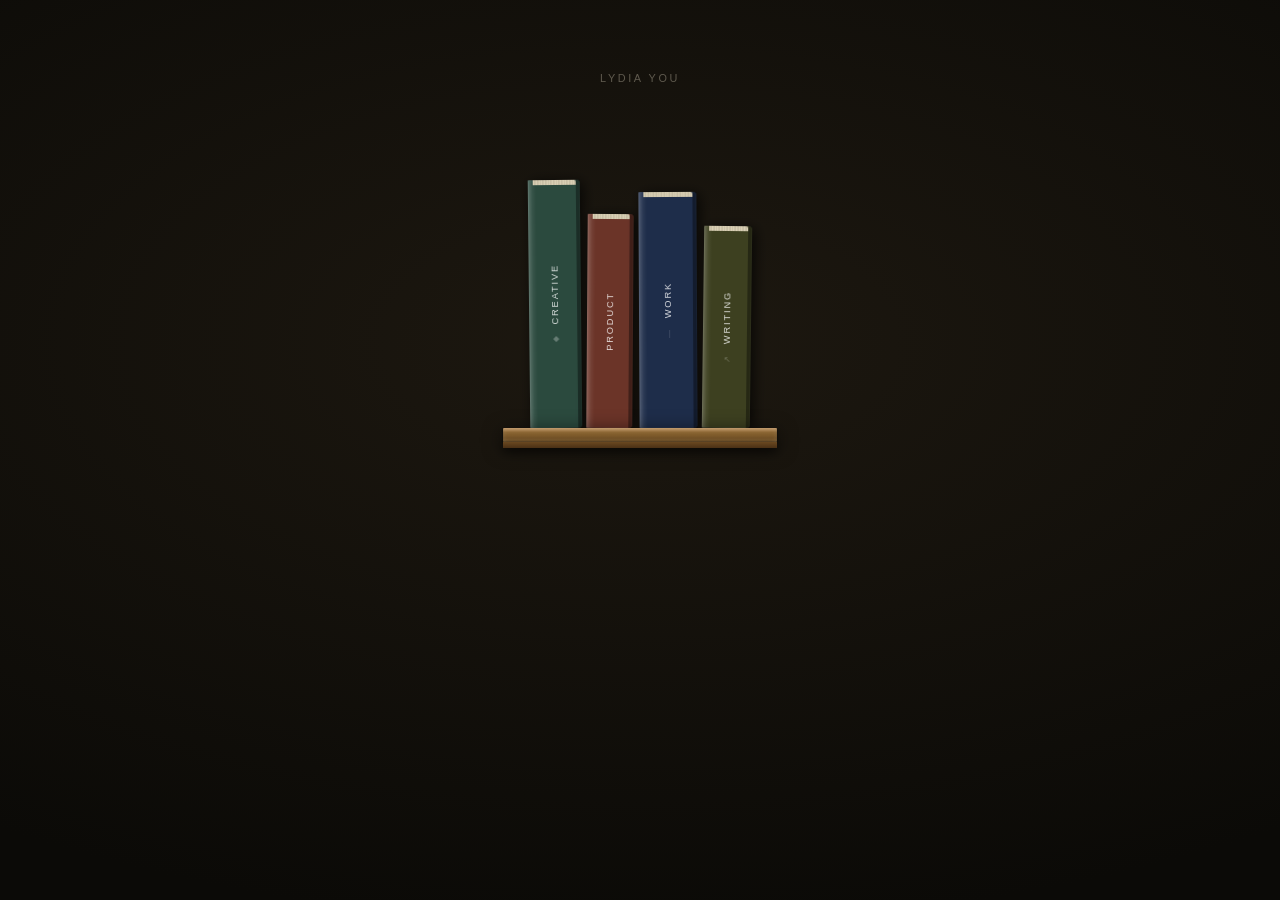
<file: personal/index.html>
<!DOCTYPE html>
<html lang="en">
<head>
  <meta charset="UTF-8" />
  <meta name="viewport" content="width=device-width, initial-scale=1.0" />
  <title>Lydia You</title>
  <style>
    *, *::before, *::after { box-sizing: border-box; margin: 0; padding: 0; }

    html, body { height: 100%; }

    body {
      background: #111009;
      color: #e8dfc8;
      font-family: 'Georgia', 'Times New Roman', serif;
      min-height: 100vh;
      display: flex;
      flex-direction: column;
      align-items: center;
      overflow-x: hidden;
    }

    /* Warm vignette */
    body::before {
      content: '';
      position: fixed;
      inset: 0;
      background: radial-gradient(ellipse 90% 65% at 50% 38%, #1d1810 0%, #0b0a07 100%);
      pointer-events: none;
      z-index: 0;
    }

    .page {
      position: relative;
      z-index: 1;
      width: 100%;
      display: flex;
      flex-direction: column;
      align-items: center;
      padding-bottom: 8rem;
    }

    /* ============ HEADER ============ */
    .site-header {
      margin-top: 4.5rem;
      text-align: center;
    }

    .site-name {
      font-family: 'Helvetica Neue', 'Arial', sans-serif;
      font-size: 0.68rem;
      font-weight: 400;
      letter-spacing: 0.24em;
      text-transform: uppercase;
      color: rgba(232, 223, 200, 0.35);
    }

    /* ============ SHELF ============ */
    .shelf-section {
      margin-top: 6rem;
      display: flex;
      flex-direction: column;
      align-items: center;
    }

    .books {
      display: flex;
      align-items: flex-end;
      gap: 6px;
      padding: 0 10px;
    }

    /* Book */
    .book {
      position: relative;
      height: var(--h);
      width: var(--w);
      background: var(--color);
      cursor: pointer;
      border-radius: 1px 3px 3px 1px;
      transform: translateY(0) rotate(var(--lean, 0deg));
      transition:
        transform 0.32s cubic-bezier(0.34, 1.5, 0.64, 1),
        box-shadow 0.32s ease;
      box-shadow:
        3px 2px 14px rgba(0,0,0,0.75),
        inset 0 0 0 1px rgba(255,255,255,0.04);
      will-change: transform;
      -webkit-tap-highlight-color: transparent;
    }

    /* Left spine edge — light catch */
    .book::before {
      content: '';
      position: absolute;
      left: 0; top: 0; bottom: 0;
      width: 8px;
      background: linear-gradient(to right,
        rgba(255,255,255,0.22) 0%,
        rgba(255,255,255,0.06) 55%,
        transparent 100%);
      border-radius: 1px 0 0 1px;
      pointer-events: none;
    }

    /* Right edge — shadow */
    .book::after {
      content: '';
      position: absolute;
      right: 0; top: 0; bottom: 0;
      width: 4px;
      background: rgba(0,0,0,0.38);
      pointer-events: none;
    }

    /* Page edges visible at top */
    .book-pages {
      position: absolute;
      top: 0; left: 5px; right: 4px;
      height: 5px;
      background: repeating-linear-gradient(
        to right,
        #ddd3b8 0px, #ddd3b8 0.6px,
        #c8bfa5 0.6px, #c8bfa5 1.6px
      );
      border-radius: 0 2px 0 0;
      pointer-events: none;
    }

    .book:hover {
      transform: translateY(-15px) rotate(var(--lean, 0deg));
      box-shadow: 4px 16px 28px rgba(0,0,0,0.85);
    }

    .book.active {
      transform: translateY(-20px) rotate(var(--lean, 0deg));
      box-shadow: 5px 20px 34px rgba(0,0,0,0.9);
    }

    /* Spine */
    .spine {
      position: absolute;
      inset: 0;
      display: flex;
      flex-direction: column;
      align-items: center;
      justify-content: center;
      padding: 1.4rem 0;
      gap: 0.7rem;
    }

    .spine-title {
      writing-mode: vertical-rl;
      transform: rotate(180deg);
      font-family: 'Helvetica Neue', 'Arial', sans-serif;
      font-size: 0.58rem;
      font-weight: 500;
      letter-spacing: 0.2em;
      text-transform: uppercase;
      color: rgba(255,255,255,0.82);
      user-select: none;
    }

    .spine-mark {
      writing-mode: vertical-rl;
      transform: rotate(180deg);
      color: rgba(255,255,255,0.28);
      font-size: 0.5rem;
      user-select: none;
    }

    /* Shelf board */
    .shelf-board {
      position: relative;
      width: calc(100% + 32px);
      height: 14px;
      background: linear-gradient(
        180deg,
        #c09460 0%,
        #8a6430 30%,
        #755428 72%,
        #906a38 100%
      );
      border-radius: 1px;
      box-shadow:
        0 5px 20px rgba(0,0,0,0.75),
        0 1px 2px rgba(0,0,0,0.95),
        inset 0 2px 5px rgba(255,255,255,0.14),
        inset 0 -1px 2px rgba(0,0,0,0.4);
    }

    /* Shelf front lip */
    .shelf-board::after {
      content: '';
      position: absolute;
      bottom: -6px;
      left: 0; right: 0;
      height: 6px;
      background: linear-gradient(180deg, #6a4820 0%, #4a3015 100%);
      box-shadow: 0 3px 10px rgba(0,0,0,0.6);
    }

    /* ============ CONTENT ============ */
    .content-area {
      margin-top: 5.5rem;
      width: 100%;
      max-width: 600px;
      padding: 0 2rem;
      min-height: 1px;
    }

    .content-panel {
      display: none;
      opacity: 0;
      transform: translateY(10px);
      transition: opacity 0.35s ease, transform 0.35s ease;
    }

    .content-panel.visible { display: block; }
    .content-panel.shown { opacity: 1; transform: translateY(0); }

    .panel-label {
      font-family: 'Helvetica Neue', sans-serif;
      font-size: 0.65rem;
      letter-spacing: 0.18em;
      text-transform: uppercase;
      color: rgba(232, 223, 200, 0.35);
      margin-bottom: 2.5rem;
    }

    .panel-body {
      font-size: 1rem;
      line-height: 1.8;
      color: rgba(232, 223, 200, 0.8);
    }

    .panel-body p + p { margin-top: 1.2em; }

    /* List of items (projects, roles, etc.) */
    .panel-items {
      list-style: none;
      margin-top: 0;
      display: flex;
      flex-direction: column;
    }

    .panel-item {
      display: flex;
      justify-content: space-between;
      align-items: baseline;
      padding: 0.9rem 0;
      border-bottom: 1px solid rgba(232, 223, 200, 0.08);
      gap: 1.5rem;
    }

    .panel-item:first-child { border-top: 1px solid rgba(232, 223, 200, 0.08); }

    .item-title {
      font-size: 0.97rem;
      color: rgba(232, 223, 200, 0.88);
    }

    .item-meta {
      font-family: 'Helvetica Neue', sans-serif;
      font-size: 0.68rem;
      letter-spacing: 0.04em;
      color: rgba(232, 223, 200, 0.35);
      white-space: nowrap;
      flex-shrink: 0;
    }

    a.item-title, a.item-title:visited {
      color: rgba(232, 223, 200, 0.88);
      text-decoration: none;
      transition: color 0.15s;
    }

    a.item-title:hover { color: rgba(232, 223, 200, 1); }

    /* External link mark */
    a.item-title[target="_blank"]::after {
      content: '\2197';
      font-size: 0.6rem;
      margin-left: 0.3rem;
      vertical-align: super;
      opacity: 0.4;
    }

    /* Writing panel special */
    .writing-link-block {
      display: inline-flex;
      align-items: center;
      gap: 0.6rem;
      font-family: 'Helvetica Neue', sans-serif;
      font-size: 0.72rem;
      letter-spacing: 0.1em;
      text-transform: uppercase;
      color: rgba(232, 223, 200, 0.5);
      text-decoration: none;
      border-bottom: 1px solid rgba(232, 223, 200, 0.15);
      padding-bottom: 0.3rem;
      transition: color 0.2s, border-color 0.2s;
    }

    .writing-link-block:hover {
      color: rgba(232, 223, 200, 0.9);
      border-color: rgba(232, 223, 200, 0.4);
    }
  </style>
</head>
<body>
  <div class="page">

    <header class="site-header">
      <p class="site-name">Lydia You</p>
    </header>

    <div class="shelf-section">
      <div class="books">

        <div class="book" data-target="creative"
             style="--color:#2B4A3E; --h:248px; --w:52px; --lean:-0.6deg">
          <div class="book-pages"></div>
          <div class="spine">
            <span class="spine-title">Creative</span>
            <span class="spine-mark">◆</span>
          </div>
        </div>

        <div class="book" data-target="product"
             style="--color:#6B3428; --h:214px; --w:46px; --lean:0.4deg">
          <div class="book-pages"></div>
          <div class="spine">
            <span class="spine-title">Product</span>
          </div>
        </div>

        <div class="book" data-target="work"
             style="--color:#1E2D4A; --h:236px; --w:58px; --lean:-0.3deg">
          <div class="book-pages"></div>
          <div class="spine">
            <span class="spine-title">Work</span>
            <span class="spine-mark">—</span>
          </div>
        </div>

        <div class="book" data-target="writing"
             style="--color:#3D4020; --h:202px; --w:48px; --lean:0.7deg">
          <div class="book-pages"></div>
          <div class="spine">
            <span class="spine-title">Writing</span>
            <span class="spine-mark">↗</span>
          </div>
        </div>

      </div>
      <div class="shelf-board"></div>
    </div>

    <div class="content-area" id="content-area">

      <div class="content-panel" id="panel-creative">
        <p class="panel-label">Creative</p>
        <div class="panel-body">
          <ul class="panel-items">
            <li class="panel-item">
              <span class="item-title">Placeholder project</span>
              <span class="item-meta">2024</span>
            </li>
            <li class="panel-item">
              <span class="item-title">Placeholder project</span>
              <span class="item-meta">2023</span>
            </li>
          </ul>
        </div>
      </div>

      <div class="content-panel" id="panel-product">
        <p class="panel-label">Product</p>
        <div class="panel-body">
          <ul class="panel-items">
            <li class="panel-item">
              <a class="item-title" href="https://www.rabbit.tech/q2-update" target="_blank">rabbit r1 — Website &amp; Product Video</a>
              <span class="item-meta">2024</span>
            </li>
            <li class="panel-item">
              <a class="item-title" href="https://openhome.com/" target="_blank">OpenHome AI — Docs &amp; Brand Copy</a>
              <span class="item-meta">2024</span>
            </li>
          </ul>
        </div>
      </div>

      <div class="content-panel" id="panel-work">
        <p class="panel-label">Work</p>
        <div class="panel-body">
          <ul class="panel-items">
            <li class="panel-item">
              <span class="item-title">Placeholder role</span>
              <span class="item-meta">2024 —</span>
            </li>
            <li class="panel-item">
              <span class="item-title">Placeholder role</span>
              <span class="item-meta">2022 – 2024</span>
            </li>
          </ul>
        </div>
      </div>

      <div class="content-panel" id="panel-writing">
        <p class="panel-label">Writing</p>
        <div class="panel-body">
          <p>Essays and criticism on culture, place, and the way we live.</p>
          <p style="margin-top: 2rem;">
            <a class="writing-link-block" href="https://lydiayou.com" target="_blank">
              Visit lydiayou.com ↗
            </a>
          </p>
        </div>
      </div>

    </div>
  </div>

  <script>
    const books = document.querySelectorAll('.book');
    let active = null;

    books.forEach(book => {
      book.addEventListener('click', () => {
        const target = book.dataset.target;

        if (active === target) {
          book.classList.remove('active');
          hidePanel(target);
          active = null;
          return;
        }

        if (active) {
          document.querySelector(`.book[data-target="${active}"]`).classList.remove('active');
          hidePanel(active);
        }

        book.classList.add('active');
        showPanel(target);
        active = target;
      });
    });

    function showPanel(id) {
      const panel = document.getElementById(`panel-${id}`);
      if (!panel) return;
      panel.classList.add('visible');
      requestAnimationFrame(() => requestAnimationFrame(() => {
        panel.classList.add('shown');
      }));
      setTimeout(() => {
        panel.scrollIntoView({ behavior: 'smooth', block: 'nearest' });
      }, 120);
    }

    function hidePanel(id) {
      const panel = document.getElementById(`panel-${id}`);
      if (!panel) return;
      panel.classList.remove('shown');
      setTimeout(() => panel.classList.remove('visible'), 380);
    }
  </script>
</body>
</html>
</file>
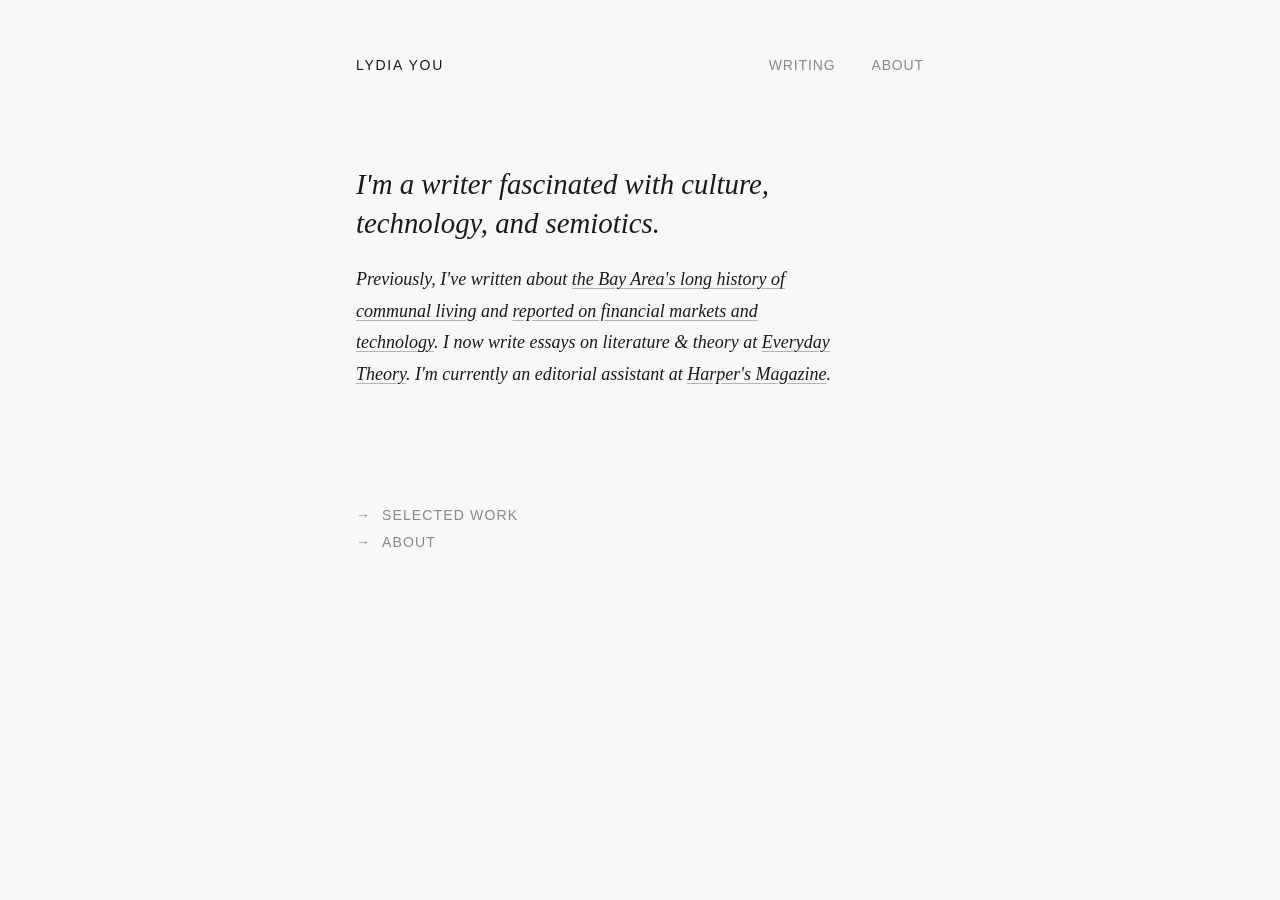
<file: writing/index.html>
<!DOCTYPE html>
<html lang="en">
<head>
  <meta charset="UTF-8" />
  <meta name="viewport" content="width=device-width, initial-scale=1.0" />
  <title>Lydia You</title>
  <link rel="stylesheet" href="style.css" />
</head>
<body class="index-body">
  <div class="site-wrapper">
    <nav>
      <a class="nav-name" href="index.html">Lydia You</a>
      <ul class="nav-links">
        <li><a href="writing.html">Writing</a></li>
        <li><a href="about.html">About</a></li>
      </ul>
    </nav>

    <main class="index-hero">
      <p class="tagline-headline">I'm a writer fascinated with culture, technology, and semiotics.</p>
      <p class="tagline">Previously, I've written about <a href="https://asteriskmag.com/issues/06/better-living-through-group-chemistry" target="_blank">the Bay Area's long history of communal living</a> and <a href="https://muckrack.com/lydia-you" target="_blank">reported on financial markets and technology</a>. I now write essays on literature &amp; theory at <a href="https://everydaytheory.substack.com/" target="_blank">Everyday Theory</a>. I'm currently an editorial assistant at <a href="https://harpers.org" target="_blank">Harper's Magazine</a>.</p>
      <nav class="index-nav">
        <a href="writing.html">Selected work</a>
        <a href="about.html">About</a>
      </nav>
    </main>
  </div>
</body>
</html>
</file>
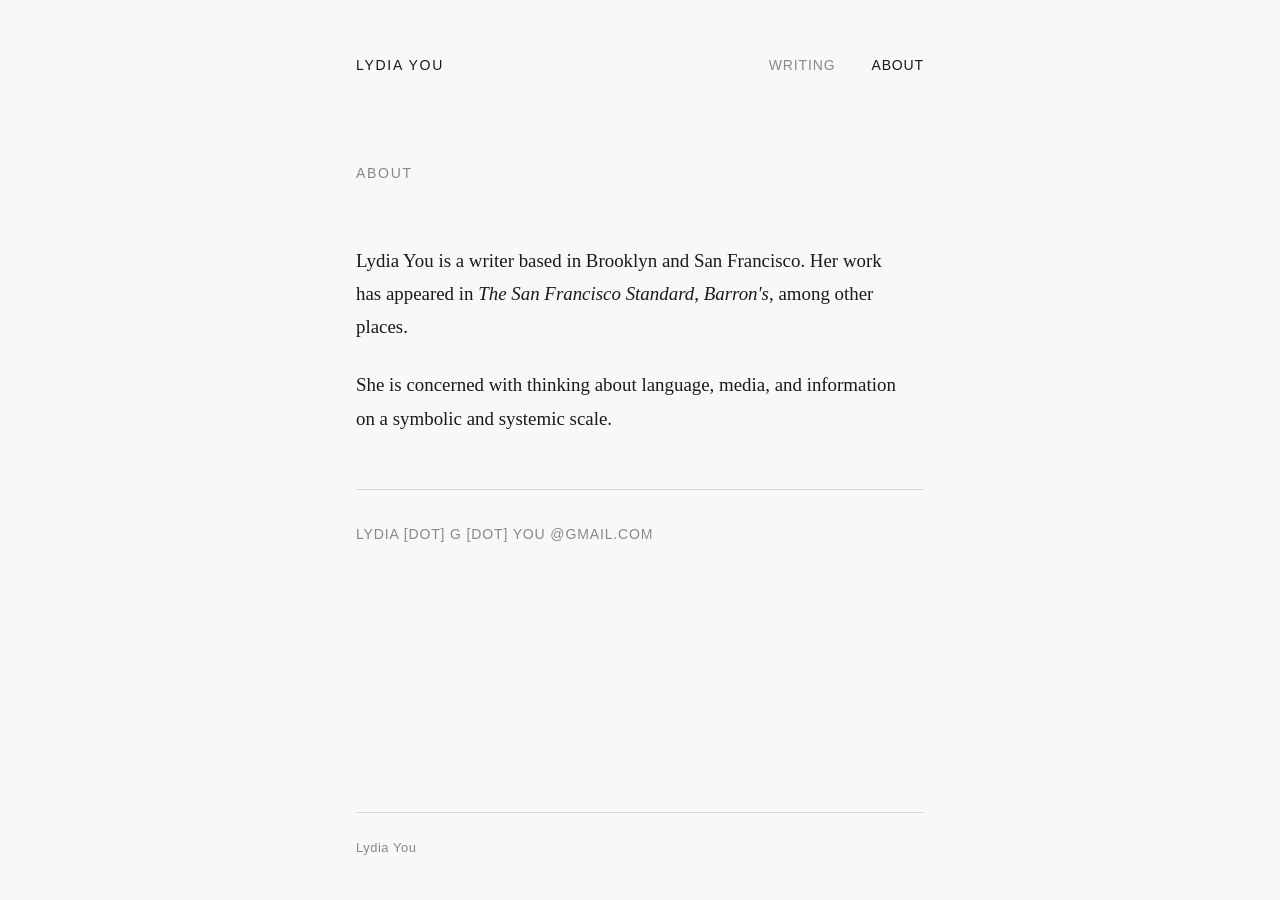
<file: writing/about.html>
<!DOCTYPE html>
<html lang="en">
<head>
  <meta charset="UTF-8" />
  <meta name="viewport" content="width=device-width, initial-scale=1.0" />
  <title>About — Lydia You</title>
  <link rel="stylesheet" href="style.css" />
</head>
<body>
  <div class="site-wrapper">
    <nav>
      <a class="nav-name" href="index.html">Lydia You</a>
      <ul class="nav-links">
        <li><a href="writing.html">Writing</a></li>
        <li><a href="about.html" class="active">About</a></li>
      </ul>
    </nav>

    <main>
      <div class="page-header">
        <h1>About</h1>
      </div>

      <div class="about-body-text">
        <p>
          Lydia You is a writer based in Brooklyn and San Francisco. Her work has appeared in
          <em>The San Francisco Standard</em>, <em>Barron's</em>, among other places.
        </p>
        <p>
          She is concerned with thinking about language, media, and information
          on a symbolic and systemic scale.
        </p>
      </div>

      <div class="about-contact">
        <a href="mailto:lydia.g.you@gmail.com">lydia [dot] g [dot] you @gmail.com</a>
      </div>
    </main>
  </div>

  <footer>
    <div class="site-wrapper">
      <div class="footer-inner">
        Lydia You
      </div>
    </div>
  </footer>
</body>
</html>
</file>
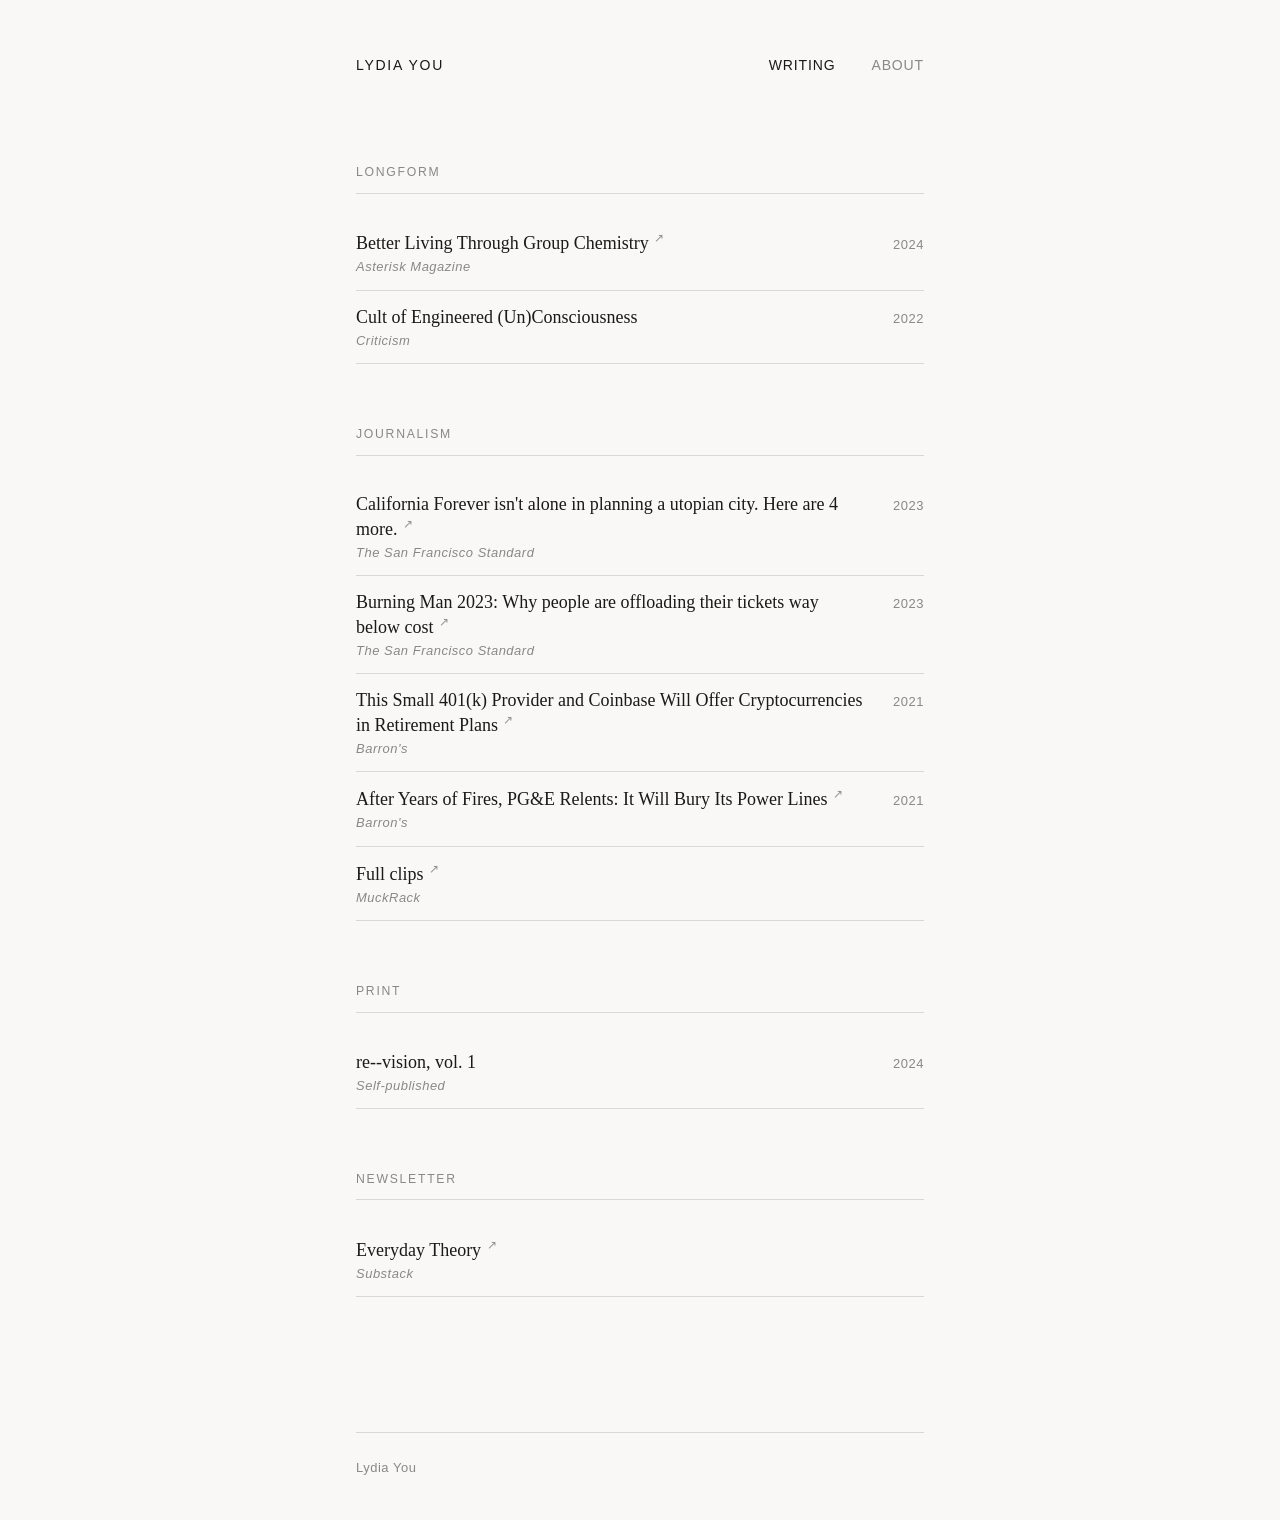
<file: writing/writing.html>
<!DOCTYPE html>
<html lang="en">
<head>
  <meta charset="UTF-8" />
  <meta name="viewport" content="width=device-width, initial-scale=1.0" />
  <title>Writing — Lydia You</title>
  <link rel="stylesheet" href="style.css" />
</head>
<body>
  <div class="site-wrapper">
    <nav>
      <a class="nav-name" href="index.html">Lydia You</a>
      <ul class="nav-links">
        <li><a href="writing.html" class="active">Writing</a></li>
        <li><a href="about.html">About</a></li>
      </ul>
    </nav>

    <main>
      <section class="writing-section">
        <h2>Longform</h2>
        <ul class="piece-list">
          <li class="piece-item">
            <div class="piece-info">
              <a class="piece-link" href="https://asteriskmag.com/issues/06/better-living-through-group-chemistry" target="_blank">Better Living Through Group Chemistry</a>
              <span class="piece-pub">Asterisk Magazine</span>
            </div>
            <span class="piece-meta">2024</span>
          </li>
          <li class="piece-item">
            <div class="piece-info">
              <a class="piece-link" href="pieces/cult-of-engineered-unconsciousness.html">Cult of Engineered (Un)Consciousness</a>
              <span class="piece-pub">Criticism</span>
            </div>
            <span class="piece-meta">2022</span>
          </li>
        </ul>
      </section>

      <section class="writing-section">
        <h2>Journalism</h2>
        <ul class="piece-list">
          <li class="piece-item">
            <div class="piece-info">
              <a class="piece-link" href="https://sfstandard.com/2023/09/12/california-forever-other-tech-utopias/" target="_blank">California Forever isn't alone in planning a utopian city. Here are 4 more.</a>
              <span class="piece-pub">The San Francisco Standard</span>
            </div>
            <span class="piece-meta">2023</span>
          </li>
          <li class="piece-item">
            <div class="piece-info">
              <a class="piece-link" href="https://sfstandard.com/2023/08/17/burning-man-tickets-easy-get-financial-stress/" target="_blank">Burning Man 2023: Why people are offloading their tickets way below cost</a>
              <span class="piece-pub">The San Francisco Standard</span>
            </div>
            <span class="piece-meta">2023</span>
          </li>
          <li class="piece-item">
            <div class="piece-info">
              <a class="piece-link" href="https://www.barrons.com/articles/this-small-401-k-provider-and-coinbase-will-offer-cryptocurrencies-in-retirement-plans-what-to-know-51623703025" target="_blank">This Small 401(k) Provider and Coinbase Will Offer Cryptocurrencies in Retirement Plans</a>
              <span class="piece-pub">Barron's</span>
            </div>
            <span class="piece-meta">2021</span>
          </li>
          <li class="piece-item">
            <div class="piece-info">
              <a class="piece-link" href="https://www.barrons.com/articles/after-years-of-fires-pg-e-relents-it-will-bury-its-power-lines-51627090785" target="_blank">After Years of Fires, PG&amp;E Relents: It Will Bury Its Power Lines</a>
              <span class="piece-pub">Barron's</span>
            </div>
            <span class="piece-meta">2021</span>
          </li>
          <li class="piece-item">
            <div class="piece-info">
              <a class="piece-link" href="https://muckrack.com/lydia-you" target="_blank">Full clips</a>
              <span class="piece-pub">MuckRack</span>
            </div>
          </li>
        </ul>
      </section>

      <section class="writing-section">
        <h2>Print</h2>
        <ul class="piece-list">
          <li class="piece-item">
            <div class="piece-info">
              <a class="piece-link" href="pieces/revision.html">re--vision, vol. 1</a>
              <span class="piece-pub">Self-published</span>
            </div>
            <span class="piece-meta">2024</span>
          </li>
        </ul>
      </section>

      <section class="writing-section">
        <h2>Newsletter</h2>
        <ul class="piece-list">
          <li class="piece-item">
            <div class="piece-info">
              <a class="piece-link" href="https://everydaytheory.substack.com/" target="_blank">Everyday Theory</a>
              <span class="piece-pub">Substack</span>
            </div>
          </li>
        </ul>
      </section>
    </main>
  </div>

  <footer>
    <div class="site-wrapper">
      <div class="footer-inner">
        Lydia You
      </div>
    </div>
  </footer>
</body>
</html>
</file>
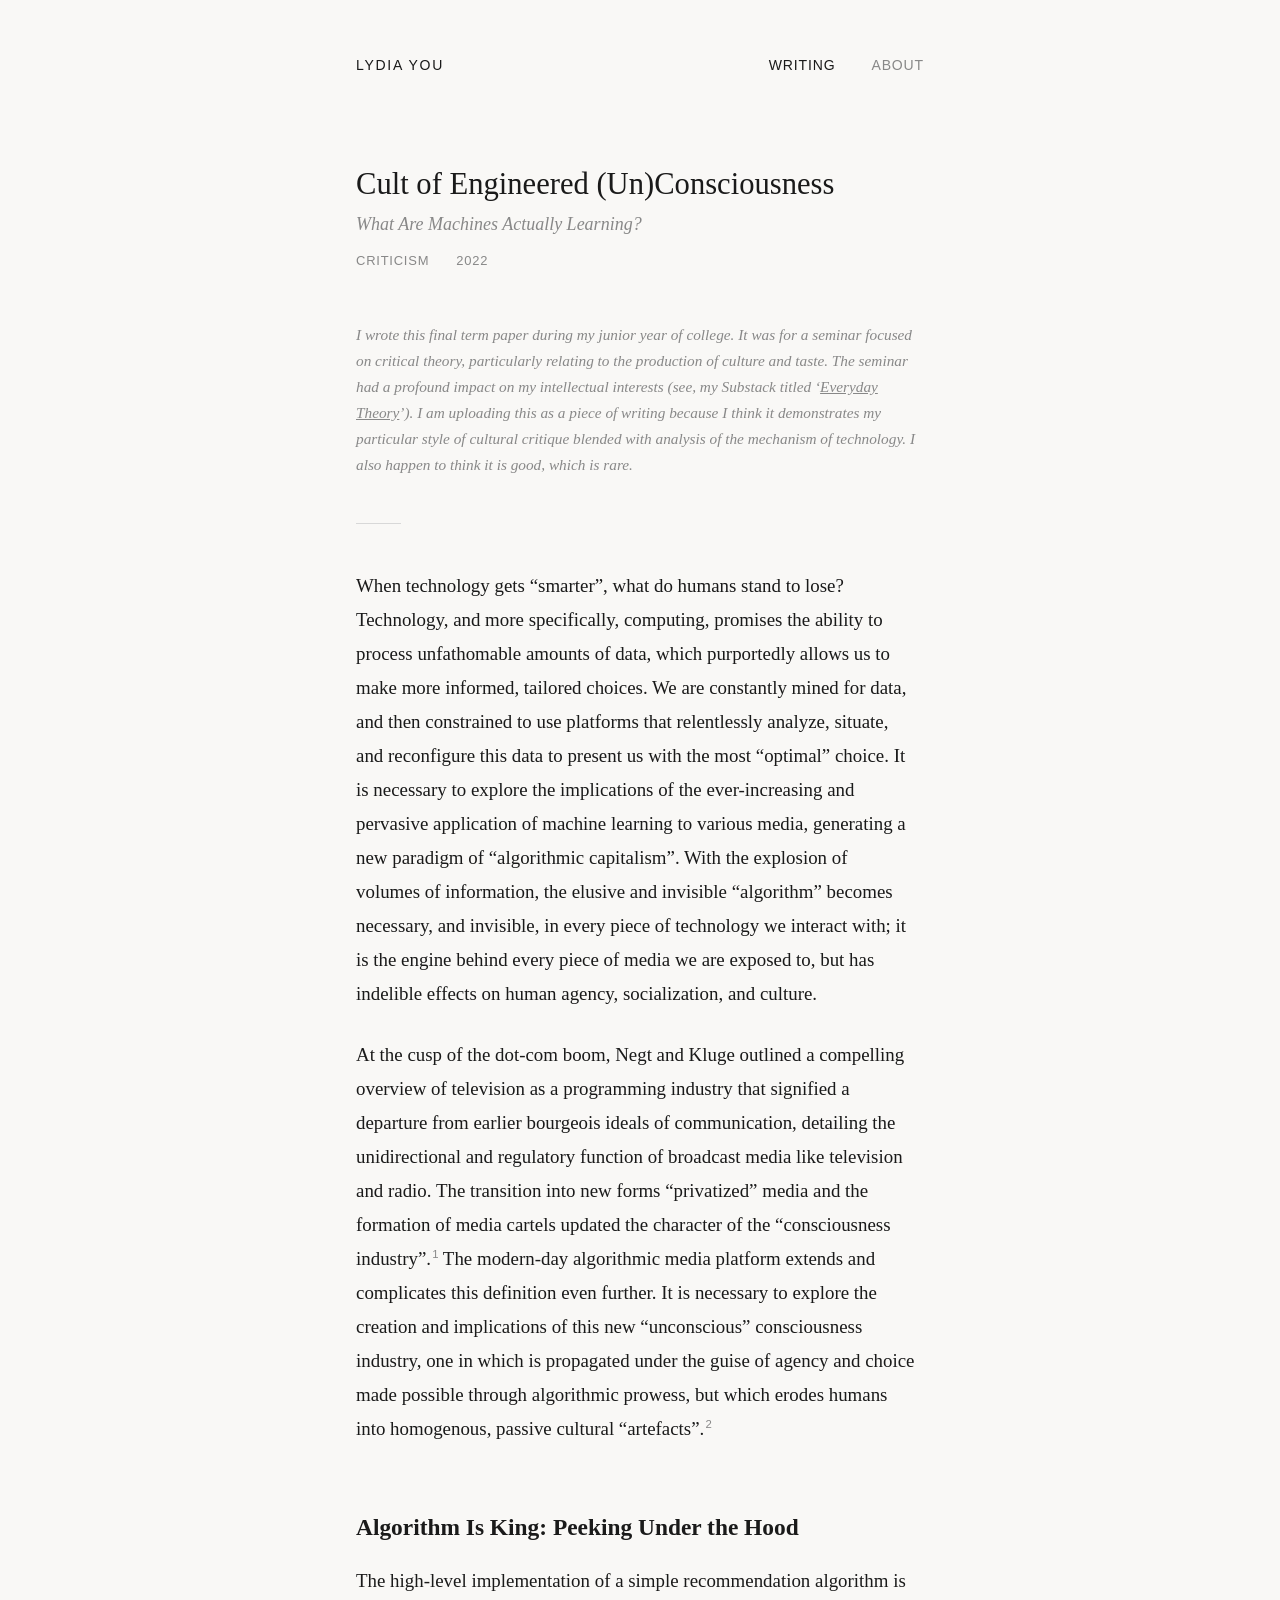
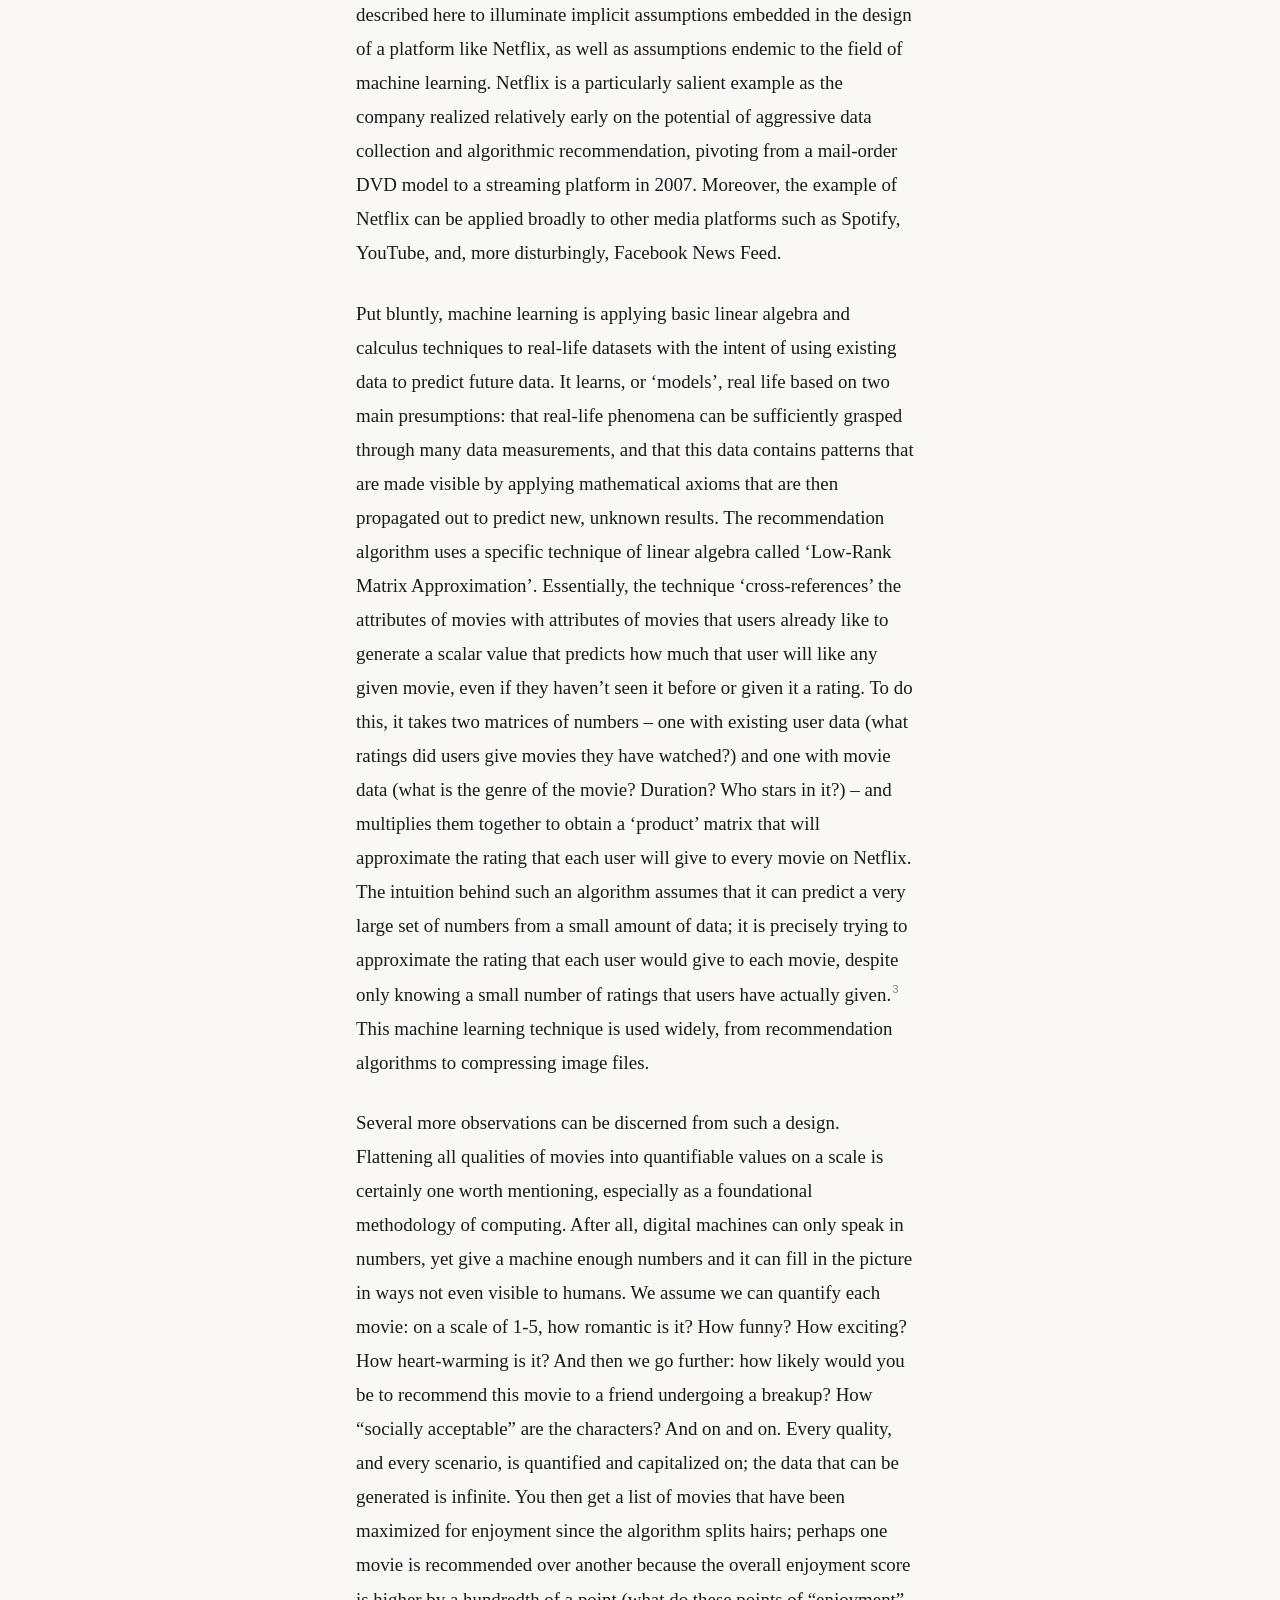
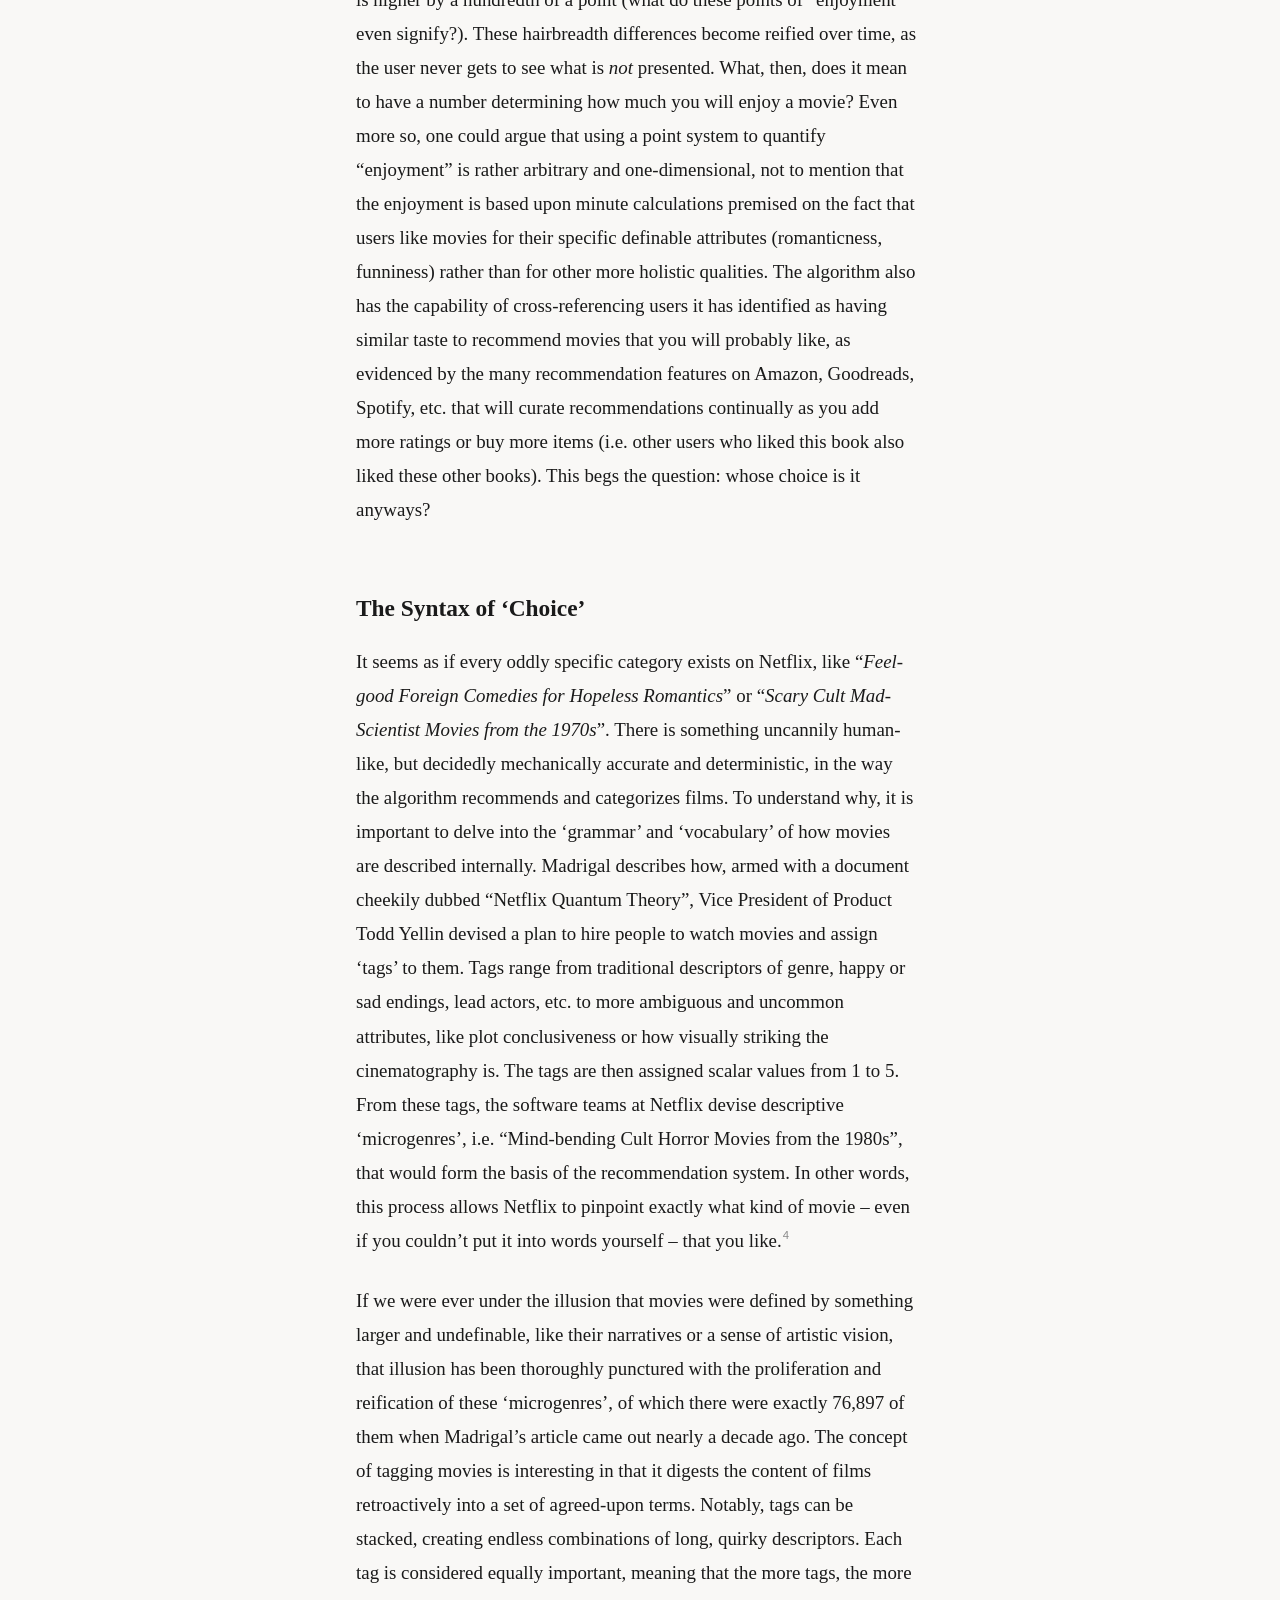
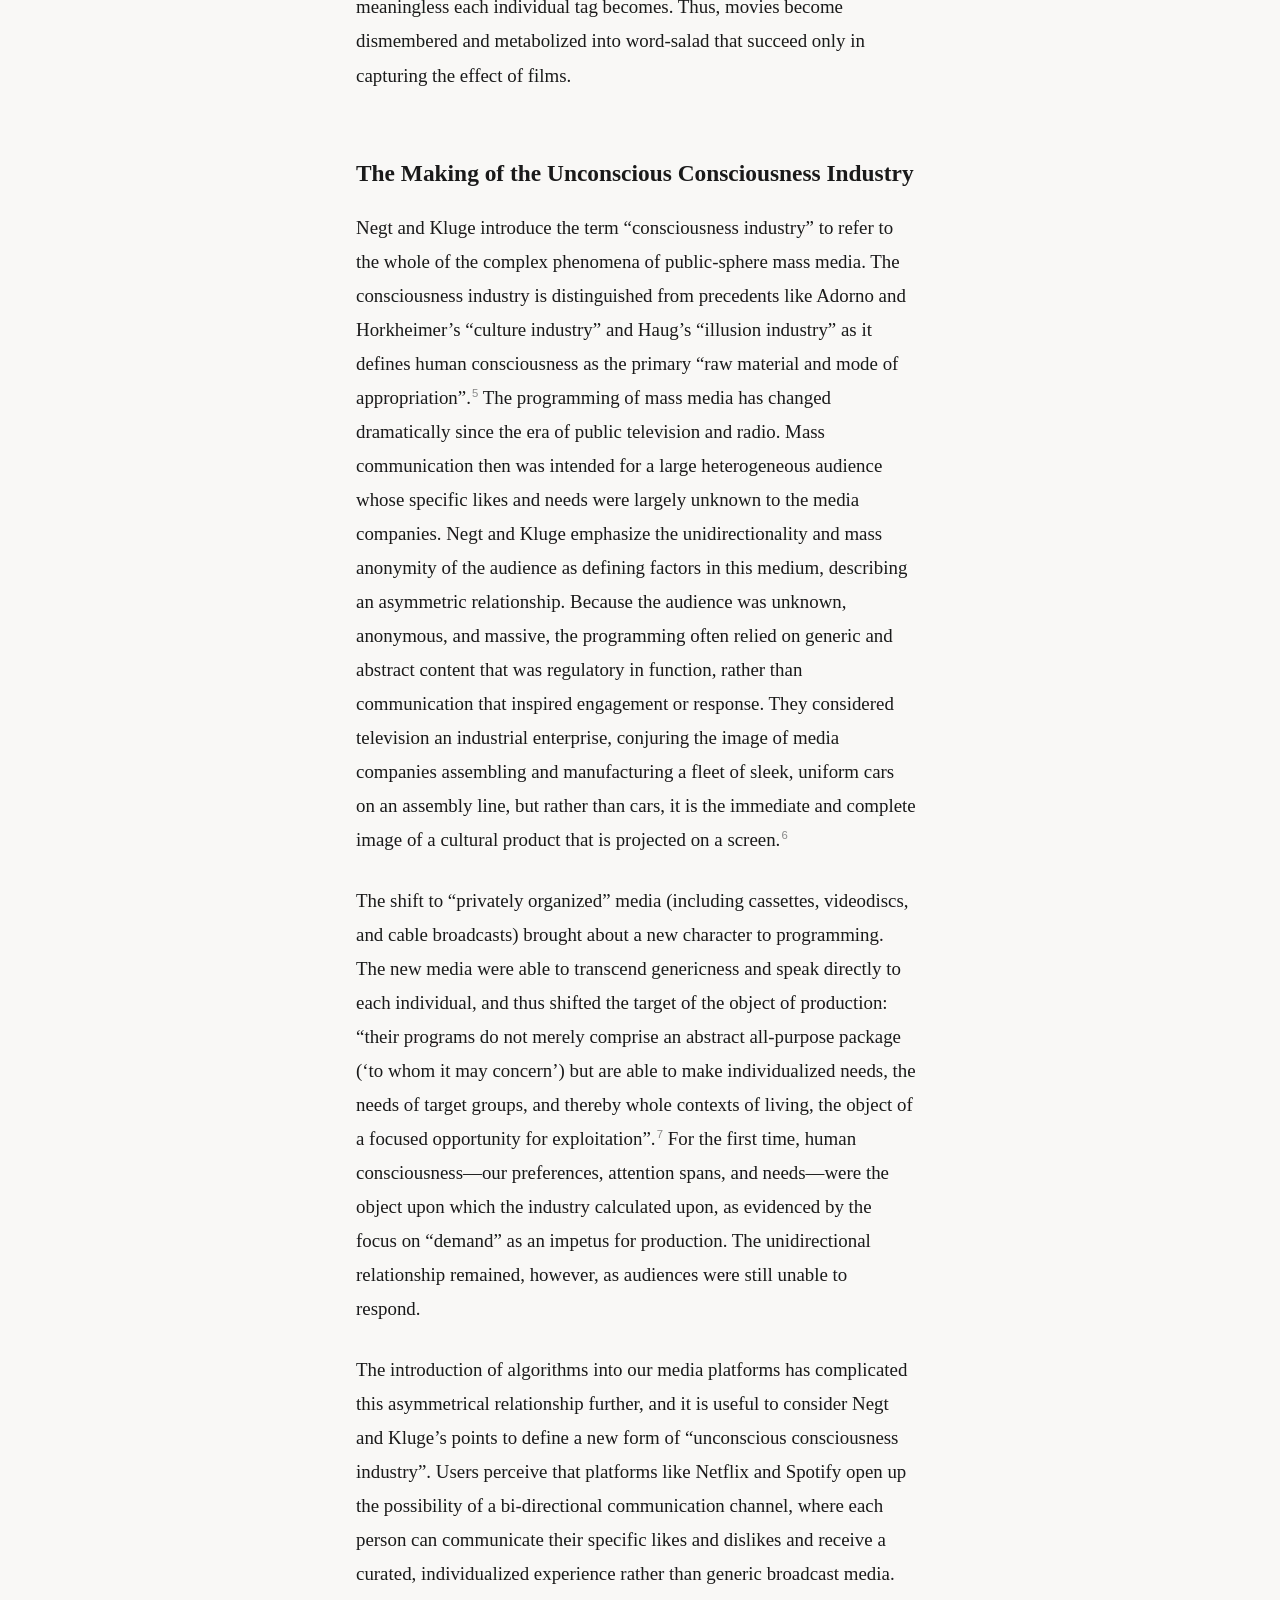
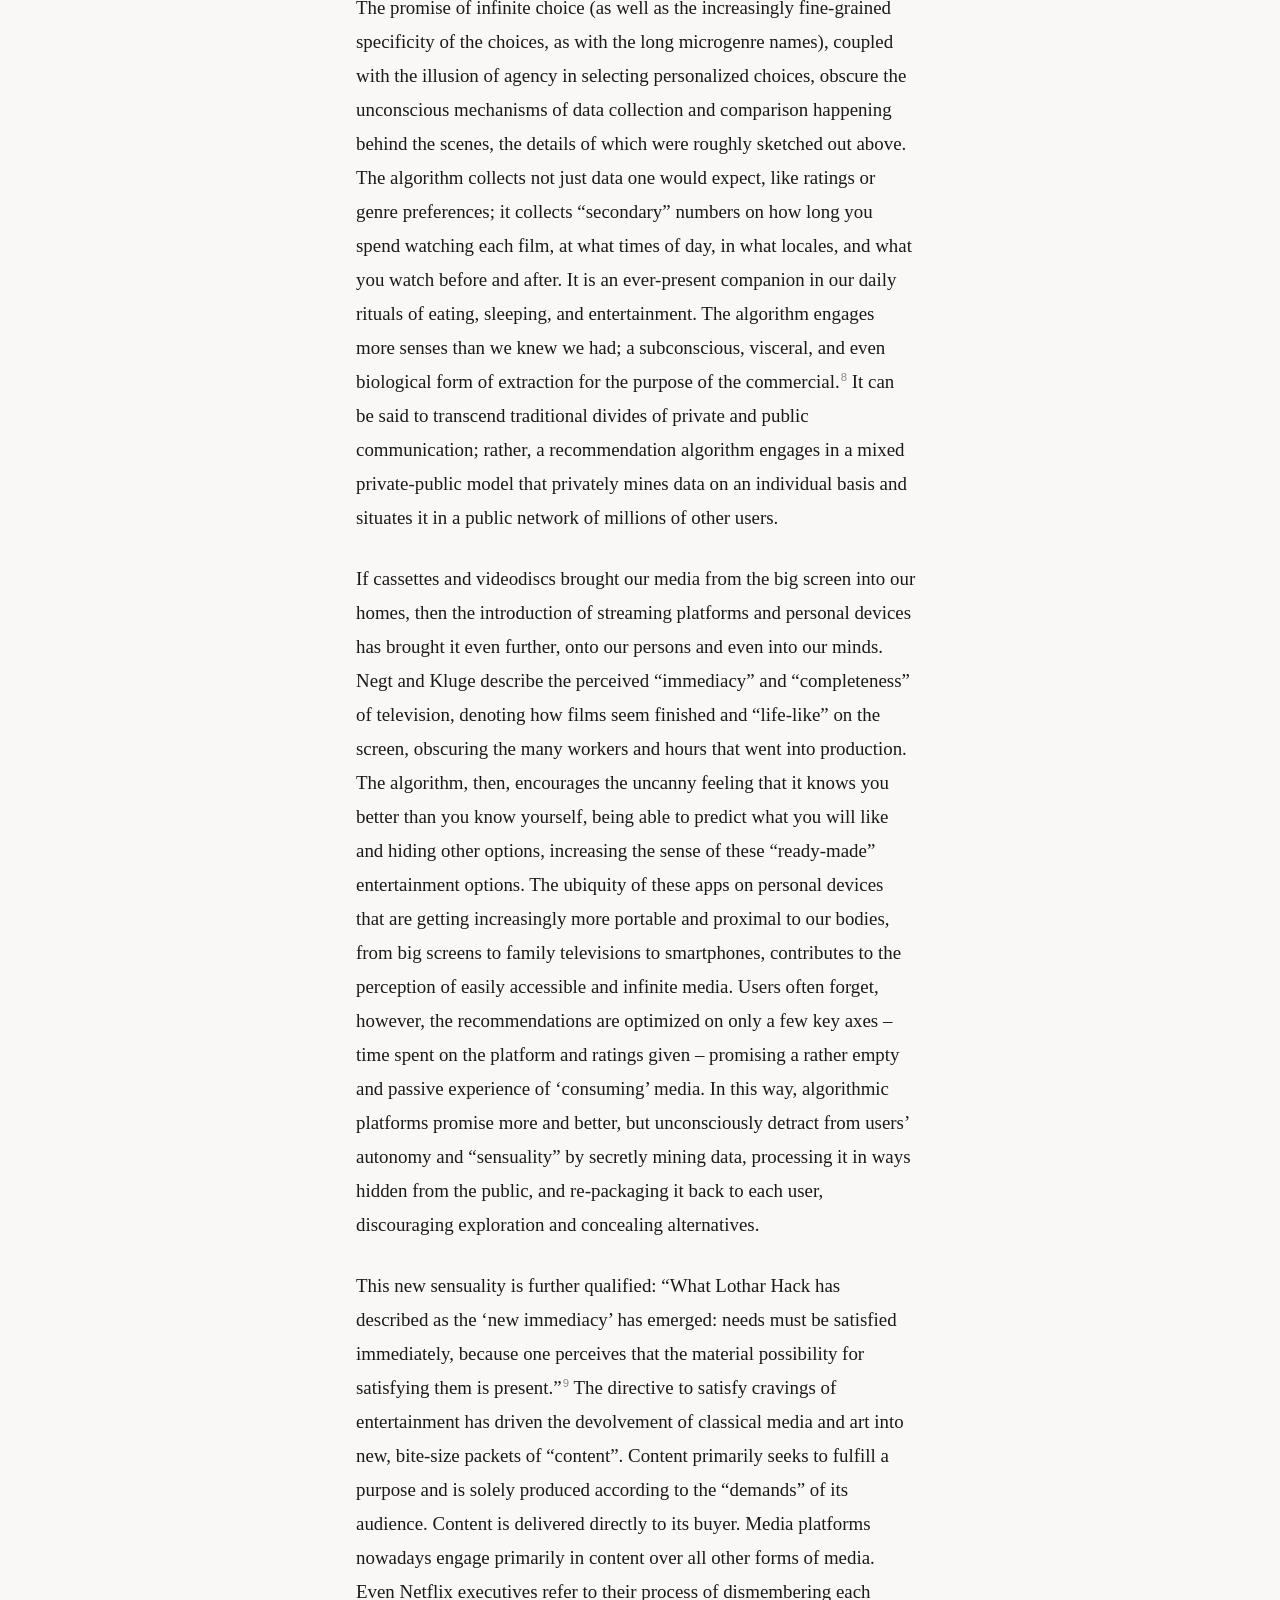
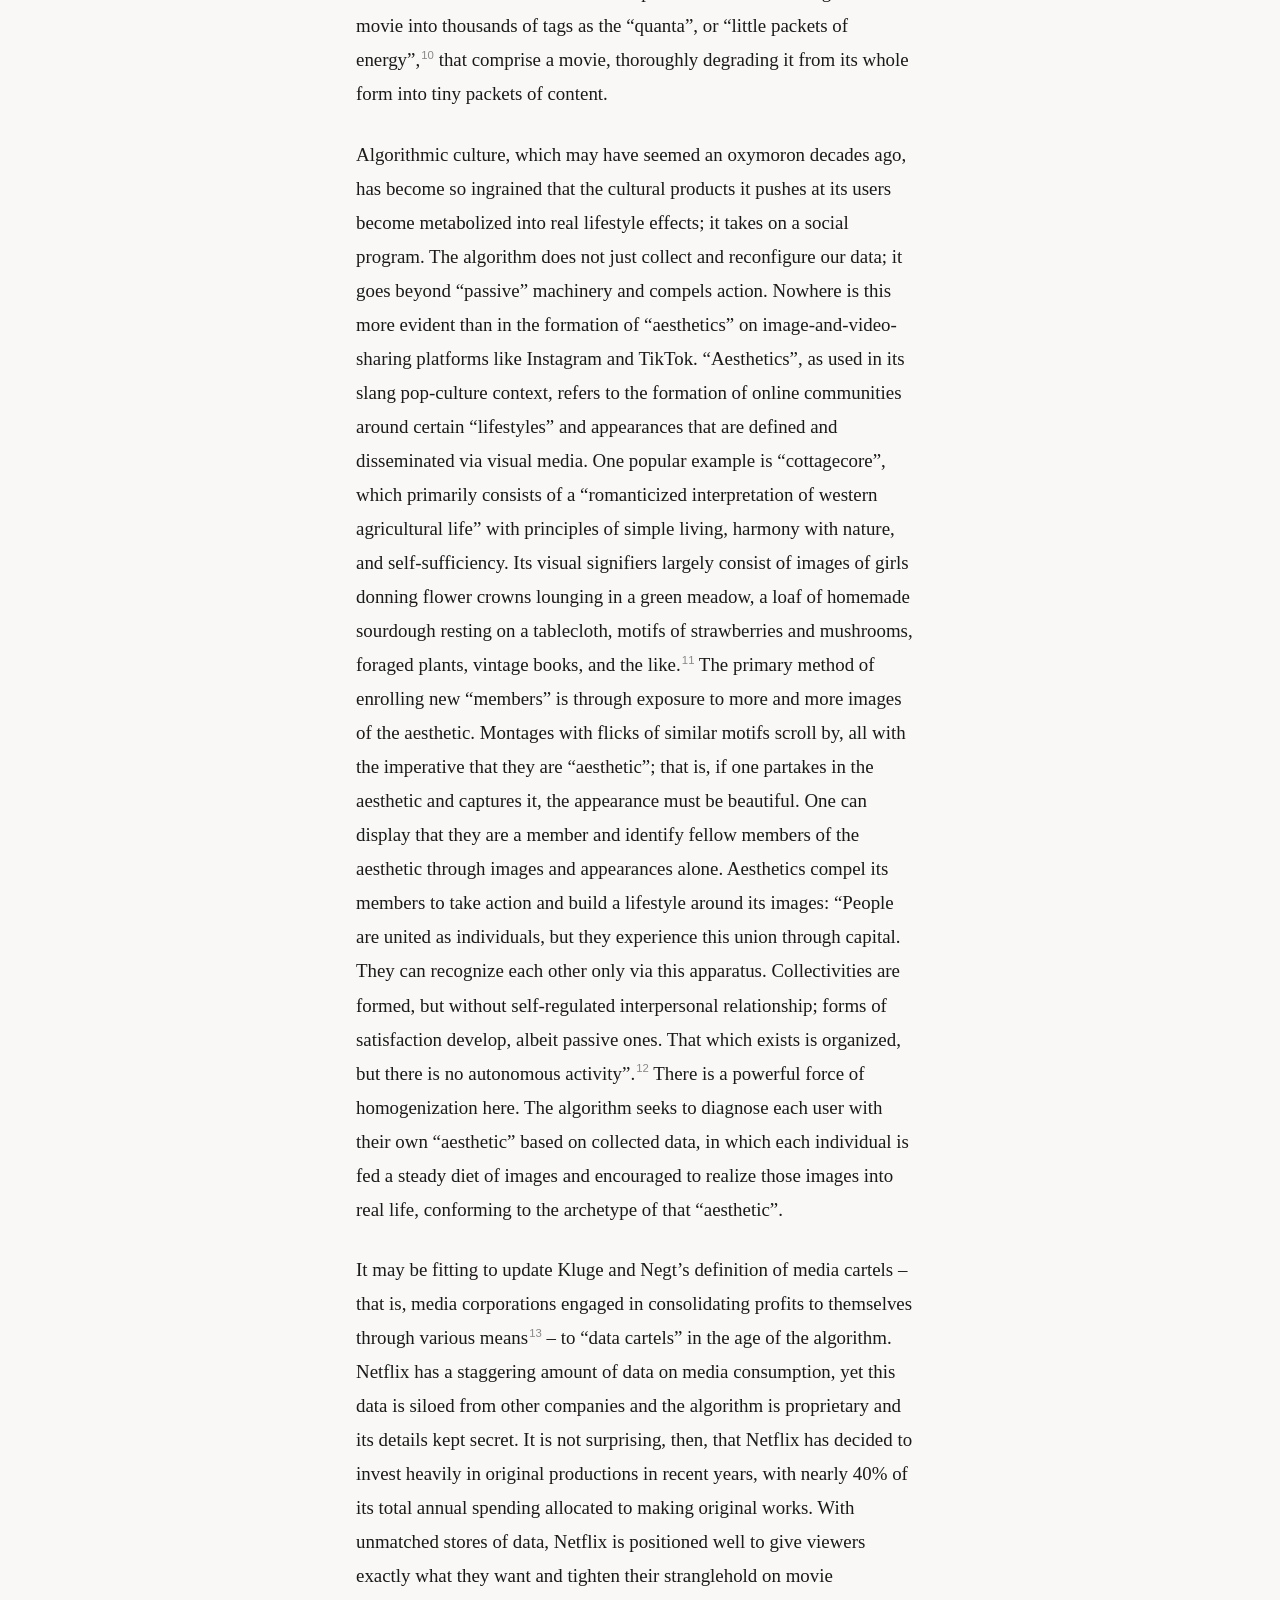
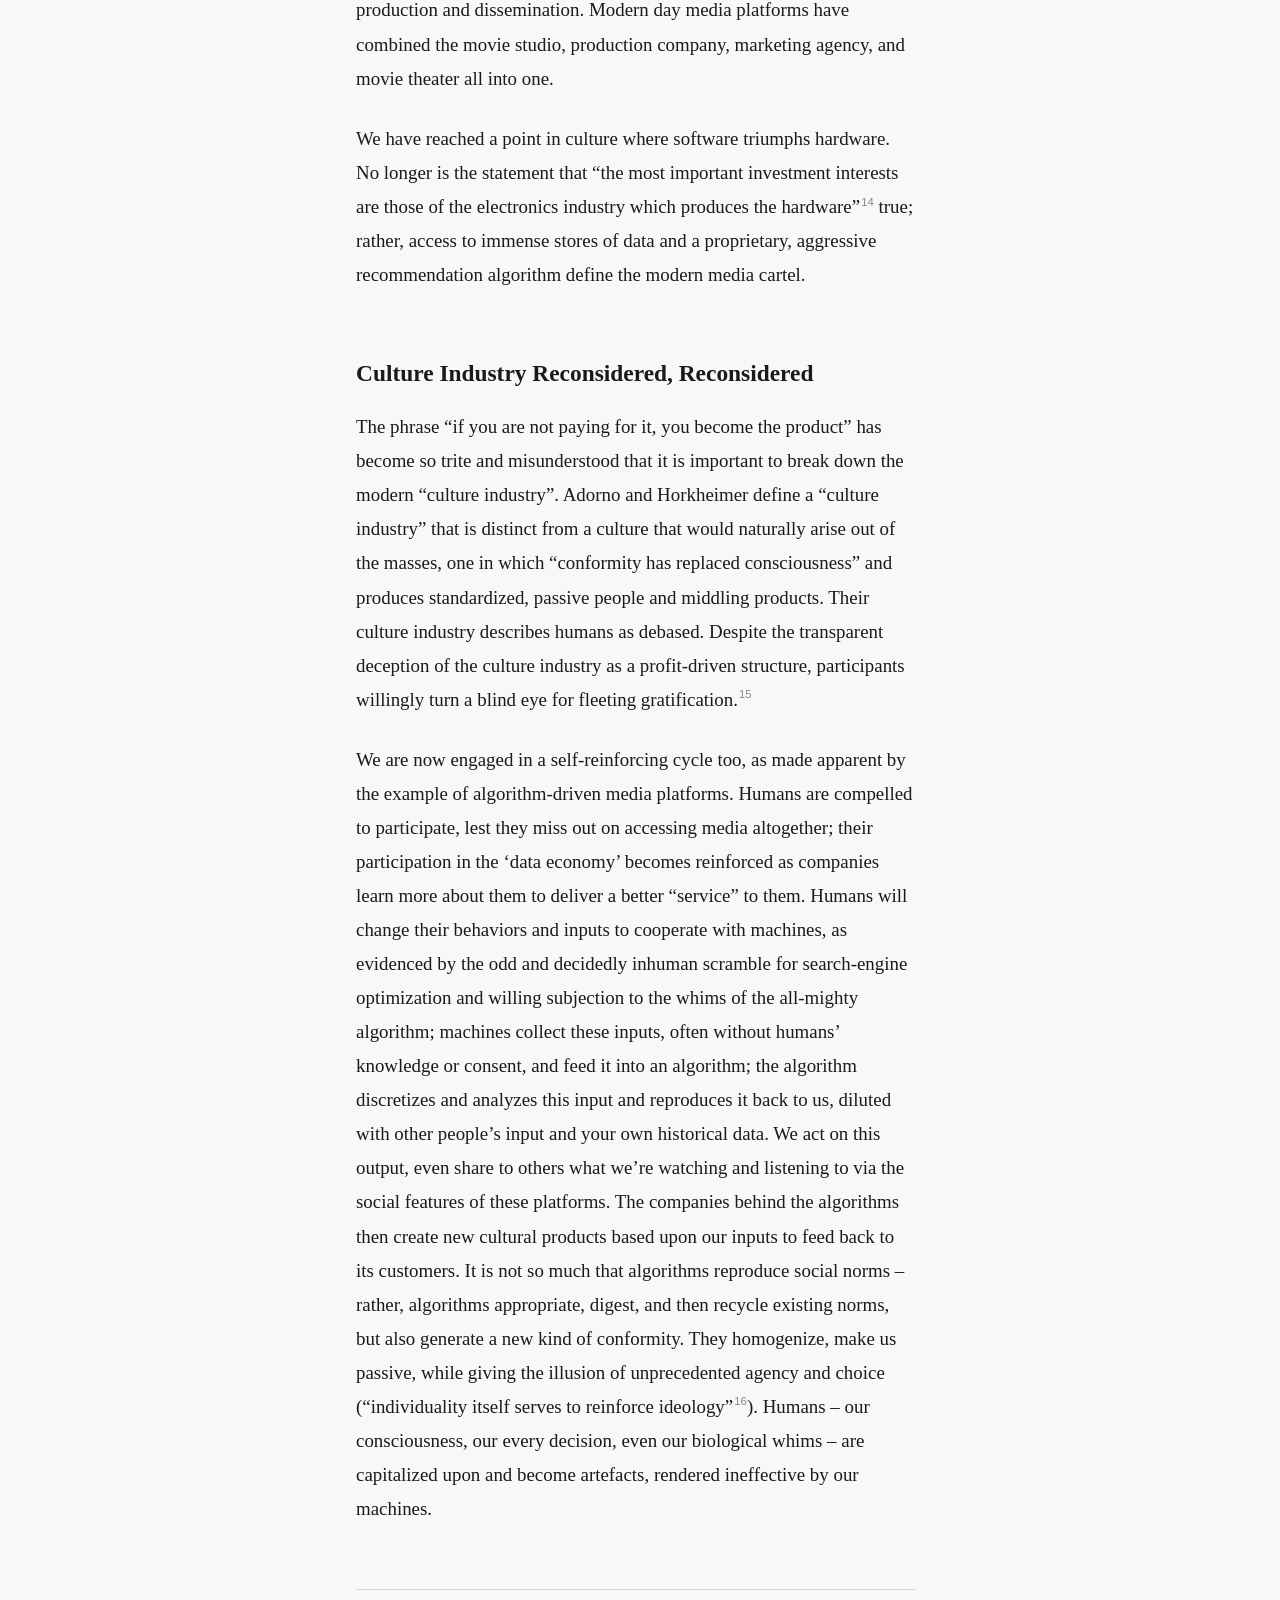
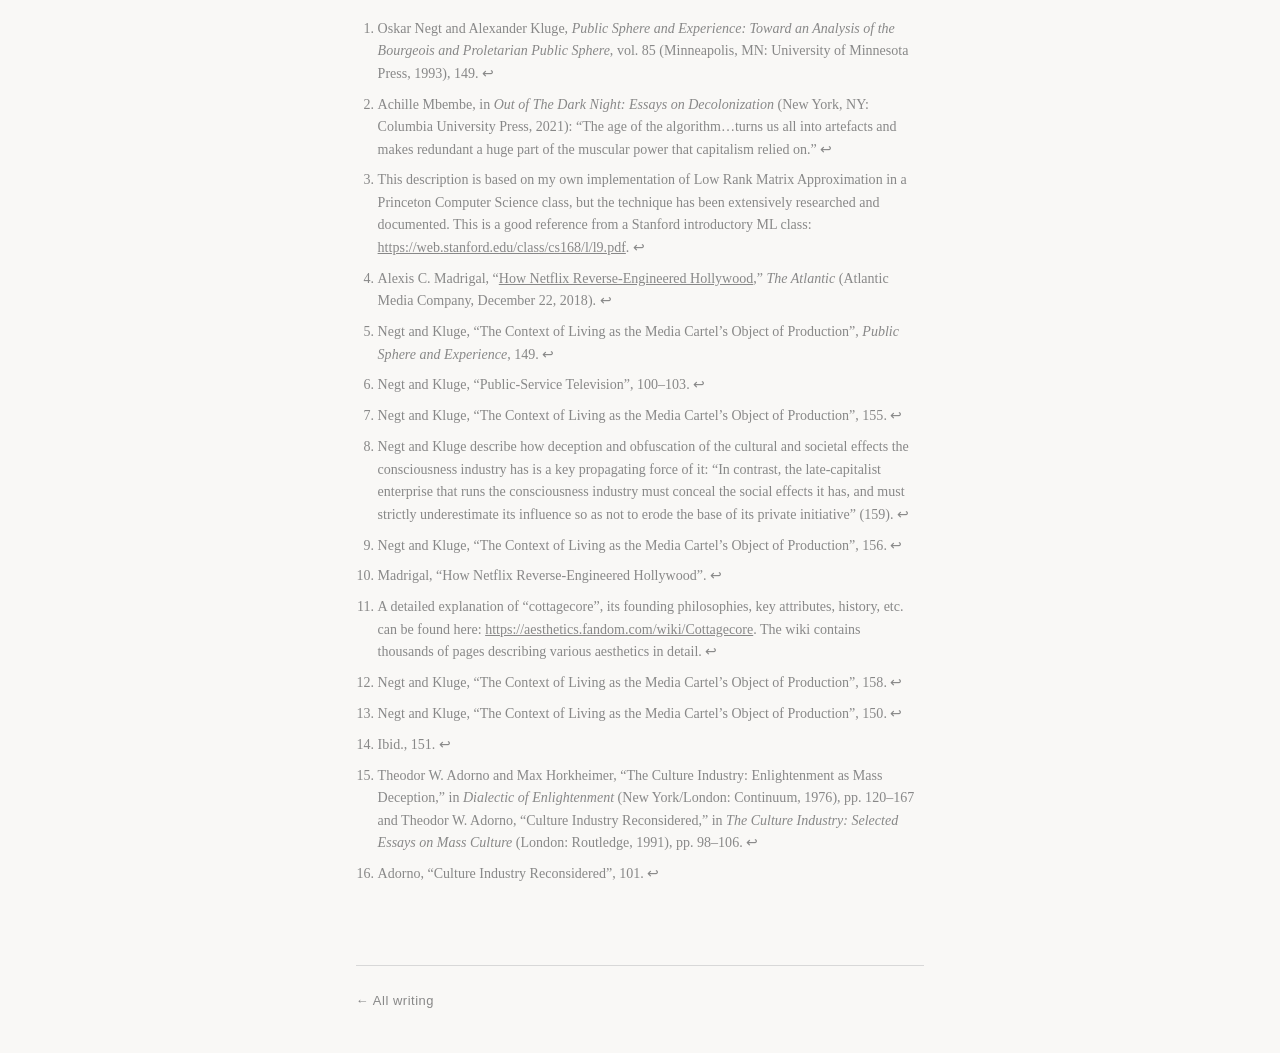
<file: writing/pieces/cult-of-engineered-unconsciousness.html>
<!DOCTYPE html>
<html lang="en">
<head>
  <meta charset="UTF-8" />
  <meta name="viewport" content="width=device-width, initial-scale=1.0" />
  <title>Cult of Engineered (Un)Consciousness — Lydia You</title>
  <link rel="stylesheet" href="../style.css" />
</head>
<body>
  <div class="site-wrapper">
    <nav>
      <a class="nav-name" href="../index.html">Lydia You</a>
      <ul class="nav-links">
        <li><a href="../writing.html" class="active">Writing</a></li>
        <li><a href="../about.html">About</a></li>
      </ul>
    </nav>

    <main>
      <div class="piece-page-header">
        <h1 class="title-wide">Cult of Engineered (Un)Consciousness</h1>
        <p class="piece-page-subtitle">What Are Machines Actually Learning?</p>
        <div class="piece-page-meta">
          <span>Criticism</span>
          <span>2022</span>
        </div>
      </div>

      <div class="piece-prologue">
        <p>I wrote this final term paper during my junior year of college. It was for a seminar focused on critical theory, particularly relating to the production of culture and taste. The seminar had a profound impact on my intellectual interests (see, my Substack titled &lsquo;<a href="https://everydaytheory.substack.com/" target="_blank">Everyday Theory</a>&rsquo;). I am uploading this as a piece of writing because I think it demonstrates my particular style of cultural critique blended with analysis of the mechanism of technology. I also happen to think it is good, which is rare.</p>
      </div>

      <div class="piece-page-body">
        <p>When technology gets &ldquo;smarter&rdquo;, what do humans stand to lose? Technology, and more specifically, computing, promises the ability to process unfathomable amounts of data, which purportedly allows us to make more informed, tailored choices. We are constantly mined for data, and then constrained to use platforms that relentlessly analyze, situate, and reconfigure this data to present us with the most &ldquo;optimal&rdquo; choice. It is necessary to explore the implications of the ever-increasing and pervasive application of machine learning to various media, generating a new paradigm of &ldquo;algorithmic capitalism&rdquo;. With the explosion of volumes of information, the elusive and invisible &ldquo;algorithm&rdquo; becomes necessary, and invisible, in every piece of technology we interact with; it is the engine behind every piece of media we are exposed to, but has indelible effects on human agency, socialization, and culture.</p>

        <p>At the cusp of the dot-com boom, Negt and Kluge outlined a compelling overview of television as a programming industry that signified a departure from earlier bourgeois ideals of communication, detailing the unidirectional and regulatory function of broadcast media like television and radio. The transition into new forms &ldquo;privatized&rdquo; media and the formation of media cartels updated the character of the &ldquo;consciousness industry&rdquo;.<sup class="fn-ref" id="ref1"><a href="#fn1">1</a></sup> The modern-day algorithmic media platform extends and complicates this definition even further. It is necessary to explore the creation and implications of this new &ldquo;unconscious&rdquo; consciousness industry, one in which is propagated under the guise of agency and choice made possible through algorithmic prowess, but which erodes humans into homogenous, passive cultural &ldquo;artefacts&rdquo;.<sup class="fn-ref" id="ref2"><a href="#fn2">2</a></sup></p>

        <h2>Algorithm Is King: Peeking Under the Hood</h2>

        <p>The high-level implementation of a simple recommendation algorithm is described here to illuminate implicit assumptions embedded in the design of a platform like Netflix, as well as assumptions endemic to the field of machine learning. Netflix is a particularly salient example as the company realized relatively early on the potential of aggressive data collection and algorithmic recommendation, pivoting from a mail-order DVD model to a streaming platform in 2007. Moreover, the example of Netflix can be applied broadly to other media platforms such as Spotify, YouTube, and, more disturbingly, Facebook News Feed.</p>

        <p>Put bluntly, machine learning is applying basic linear algebra and calculus techniques to real-life datasets with the intent of using existing data to predict future data. It learns, or &lsquo;models&rsquo;, real life based on two main presumptions: that real-life phenomena can be sufficiently grasped through many data measurements, and that this data contains patterns that are made visible by applying mathematical axioms that are then propagated out to predict new, unknown results. The recommendation algorithm uses a specific technique of linear algebra called &lsquo;Low-Rank Matrix Approximation&rsquo;. Essentially, the technique &lsquo;cross-references&rsquo; the attributes of movies with attributes of movies that users already like to generate a scalar value that predicts how much that user will like any given movie, even if they haven&rsquo;t seen it before or given it a rating. To do this, it takes two matrices of numbers &ndash; one with existing user data (what ratings did users give movies they have watched?) and one with movie data (what is the genre of the movie? Duration? Who stars in it?) &ndash; and multiplies them together to obtain a &lsquo;product&rsquo; matrix that will approximate the rating that each user will give to every movie on Netflix. The intuition behind such an algorithm assumes that it can predict a very large set of numbers from a small amount of data; it is precisely trying to approximate the rating that each user would give to each movie, despite only knowing a small number of ratings that users have actually given.<sup class="fn-ref" id="ref3"><a href="#fn3">3</a></sup> This machine learning technique is used widely, from recommendation algorithms to compressing image files.</p>

        <p>Several more observations can be discerned from such a design. Flattening all qualities of movies into quantifiable values on a scale is certainly one worth mentioning, especially as a foundational methodology of computing. After all, digital machines can only speak in numbers, yet give a machine enough numbers and it can fill in the picture in ways not even visible to humans. We assume we can quantify each movie: on a scale of 1-5, how romantic is it? How funny? How exciting? How heart-warming is it? And then we go further: how likely would you be to recommend this movie to a friend undergoing a breakup? How &ldquo;socially acceptable&rdquo; are the characters? And on and on. Every quality, and every scenario, is quantified and capitalized on; the data that can be generated is infinite. You then get a list of movies that have been maximized for enjoyment since the algorithm splits hairs; perhaps one movie is recommended over another because the overall enjoyment score is higher by a hundredth of a point (what do these points of &ldquo;enjoyment&rdquo; even signify?). These hairbreadth differences become reified over time, as the user never gets to see what is <em>not</em> presented. What, then, does it mean to have a number determining how much you will enjoy a movie? Even more so, one could argue that using a point system to quantify &ldquo;enjoyment&rdquo; is rather arbitrary and one-dimensional, not to mention that the enjoyment is based upon minute calculations premised on the fact that users like movies for their specific definable attributes (romanticness, funniness) rather than for other more holistic qualities. The algorithm also has the capability of cross-referencing users it has identified as having similar taste to recommend movies that you will probably like, as evidenced by the many recommendation features on Amazon, Goodreads, Spotify, etc. that will curate recommendations continually as you add more ratings or buy more items (i.e. other users who liked this book also liked these other books). This begs the question: whose choice is it anyways?</p>

        <h2>The Syntax of &lsquo;Choice&rsquo;</h2>

        <p>It seems as if every oddly specific category exists on Netflix, like &ldquo;<em>Feel-good Foreign Comedies for Hopeless Romantics</em>&rdquo; or &ldquo;<em>Scary Cult Mad-Scientist Movies from the 1970s</em>&rdquo;. There is something uncannily human-like, but decidedly mechanically accurate and deterministic, in the way the algorithm recommends and categorizes films. To understand why, it is important to delve into the &lsquo;grammar&rsquo; and &lsquo;vocabulary&rsquo; of how movies are described internally. Madrigal describes how, armed with a document cheekily dubbed &ldquo;Netflix Quantum Theory&rdquo;, Vice President of Product Todd Yellin devised a plan to hire people to watch movies and assign &lsquo;tags&rsquo; to them. Tags range from traditional descriptors of genre, happy or sad endings, lead actors, etc. to more ambiguous and uncommon attributes, like plot conclusiveness or how visually striking the cinematography is. The tags are then assigned scalar values from 1 to 5. From these tags, the software teams at Netflix devise descriptive &lsquo;microgenres&rsquo;, i.e. &ldquo;Mind-bending Cult Horror Movies from the 1980s&rdquo;, that would form the basis of the recommendation system. In other words, this process allows Netflix to pinpoint exactly what kind of movie &ndash; even if you couldn&rsquo;t put it into words yourself &ndash; that you like.<sup class="fn-ref" id="ref4"><a href="#fn4">4</a></sup></p>

        <p>If we were ever under the illusion that movies were defined by something larger and undefinable, like their narratives or a sense of artistic vision, that illusion has been thoroughly punctured with the proliferation and reification of these &lsquo;microgenres&rsquo;, of which there were exactly 76,897 of them when Madrigal&rsquo;s article came out nearly a decade ago. The concept of tagging movies is interesting in that it digests the content of films retroactively into a set of agreed-upon terms. Notably, tags can be stacked, creating endless combinations of long, quirky descriptors. Each tag is considered equally important, meaning that the more tags, the more meaningless each individual tag becomes. Thus, movies become dismembered and metabolized into word-salad that succeed only in capturing the effect of films.</p>

        <h2>The Making of the Unconscious Consciousness Industry</h2>

        <p>Negt and Kluge introduce the term &ldquo;consciousness industry&rdquo; to refer to the whole of the complex phenomena of public-sphere mass media. The consciousness industry is distinguished from precedents like Adorno and Horkheimer&rsquo;s &ldquo;culture industry&rdquo; and Haug&rsquo;s &ldquo;illusion industry&rdquo; as it defines human consciousness as the primary &ldquo;raw material and mode of appropriation&rdquo;.<sup class="fn-ref" id="ref5"><a href="#fn5">5</a></sup> The programming of mass media has changed dramatically since the era of public television and radio. Mass communication then was intended for a large heterogeneous audience whose specific likes and needs were largely unknown to the media companies. Negt and Kluge emphasize the unidirectionality and mass anonymity of the audience as defining factors in this medium, describing an asymmetric relationship. Because the audience was unknown, anonymous, and massive, the programming often relied on generic and abstract content that was regulatory in function, rather than communication that inspired engagement or response. They considered television an industrial enterprise, conjuring the image of media companies assembling and manufacturing a fleet of sleek, uniform cars on an assembly line, but rather than cars, it is the immediate and complete image of a cultural product that is projected on a screen.<sup class="fn-ref" id="ref6"><a href="#fn6">6</a></sup></p>

        <p>The shift to &ldquo;privately organized&rdquo; media (including cassettes, videodiscs, and cable broadcasts) brought about a new character to programming. The new media were able to transcend genericness and speak directly to each individual, and thus shifted the target of the object of production: &ldquo;their programs do not merely comprise an abstract all-purpose package (&lsquo;to whom it may concern&rsquo;) but are able to make individualized needs, the needs of target groups, and thereby whole contexts of living, the object of a focused opportunity for exploitation&rdquo;.<sup class="fn-ref" id="ref7"><a href="#fn7">7</a></sup> For the first time, human consciousness&mdash;our preferences, attention spans, and needs&mdash;were the object upon which the industry calculated upon, as evidenced by the focus on &ldquo;demand&rdquo; as an impetus for production. The unidirectional relationship remained, however, as audiences were still unable to respond.</p>

        <p>The introduction of algorithms into our media platforms has complicated this asymmetrical relationship further, and it is useful to consider Negt and Kluge&rsquo;s points to define a new form of &ldquo;unconscious consciousness industry&rdquo;. Users perceive that platforms like Netflix and Spotify open up the possibility of a bi-directional communication channel, where each person can communicate their specific likes and dislikes and receive a curated, individualized experience rather than generic broadcast media. The promise of infinite choice (as well as the increasingly fine-grained specificity of the choices, as with the long microgenre names), coupled with the illusion of agency in selecting personalized choices, obscure the unconscious mechanisms of data collection and comparison happening behind the scenes, the details of which were roughly sketched out above. The algorithm collects not just data one would expect, like ratings or genre preferences; it collects &ldquo;secondary&rdquo; numbers on how long you spend watching each film, at what times of day, in what locales, and what you watch before and after. It is an ever-present companion in our daily rituals of eating, sleeping, and entertainment. The algorithm engages more senses than we knew we had; a subconscious, visceral, and even biological form of extraction for the purpose of the commercial.<sup class="fn-ref" id="ref8"><a href="#fn8">8</a></sup> It can be said to transcend traditional divides of private and public communication; rather, a recommendation algorithm engages in a mixed private-public model that privately mines data on an individual basis and situates it in a public network of millions of other users.</p>

        <p>If cassettes and videodiscs brought our media from the big screen into our homes, then the introduction of streaming platforms and personal devices has brought it even further, onto our persons and even into our minds. Negt and Kluge describe the perceived &ldquo;immediacy&rdquo; and &ldquo;completeness&rdquo; of television, denoting how films seem finished and &ldquo;life-like&rdquo; on the screen, obscuring the many workers and hours that went into production. The algorithm, then, encourages the uncanny feeling that it knows you better than you know yourself, being able to predict what you will like and hiding other options, increasing the sense of these &ldquo;ready-made&rdquo; entertainment options. The ubiquity of these apps on personal devices that are getting increasingly more portable and proximal to our bodies, from big screens to family televisions to smartphones, contributes to the perception of easily accessible and infinite media. Users often forget, however, the recommendations are optimized on only a few key axes &ndash; time spent on the platform and ratings given &ndash; promising a rather empty and passive experience of &lsquo;consuming&rsquo; media. In this way, algorithmic platforms promise more and better, but unconsciously detract from users&rsquo; autonomy and &ldquo;sensuality&rdquo; by secretly mining data, processing it in ways hidden from the public, and re-packaging it back to each user, discouraging exploration and concealing alternatives.</p>

        <p>This new sensuality is further qualified: &ldquo;What Lothar Hack has described as the &lsquo;new immediacy&rsquo; has emerged: needs must be satisfied immediately, because one perceives that the material possibility for satisfying them is present.&rdquo;<sup class="fn-ref" id="ref9"><a href="#fn9">9</a></sup> The directive to satisfy cravings of entertainment has driven the devolvement of classical media and art into new, bite-size packets of &ldquo;content&rdquo;. Content primarily seeks to fulfill a purpose and is solely produced according to the &ldquo;demands&rdquo; of its audience. Content is delivered directly to its buyer. Media platforms nowadays engage primarily in content over all other forms of media. Even Netflix executives refer to their process of dismembering each movie into thousands of tags as the &ldquo;quanta&rdquo;, or &ldquo;little packets of energy&rdquo;,<sup class="fn-ref" id="ref10"><a href="#fn10">10</a></sup> that comprise a movie, thoroughly degrading it from its whole form into tiny packets of content.</p>

        <p>Algorithmic culture, which may have seemed an oxymoron decades ago, has become so ingrained that the cultural products it pushes at its users become metabolized into real lifestyle effects; it takes on a social program. The algorithm does not just collect and reconfigure our data; it goes beyond &ldquo;passive&rdquo; machinery and compels action. Nowhere is this more evident than in the formation of &ldquo;aesthetics&rdquo; on image-and-video-sharing platforms like Instagram and TikTok. &ldquo;Aesthetics&rdquo;, as used in its slang pop-culture context, refers to the formation of online communities around certain &ldquo;lifestyles&rdquo; and appearances that are defined and disseminated via visual media. One popular example is &ldquo;cottagecore&rdquo;, which primarily consists of a &ldquo;romanticized interpretation of western agricultural life&rdquo; with principles of simple living, harmony with nature, and self-sufficiency. Its visual signifiers largely consist of images of girls donning flower crowns lounging in a green meadow, a loaf of homemade sourdough resting on a tablecloth, motifs of strawberries and mushrooms, foraged plants, vintage books, and the like.<sup class="fn-ref" id="ref11"><a href="#fn11">11</a></sup> The primary method of enrolling new &ldquo;members&rdquo; is through exposure to more and more images of the aesthetic. Montages with flicks of similar motifs scroll by, all with the imperative that they are &ldquo;aesthetic&rdquo;; that is, if one partakes in the aesthetic and captures it, the appearance must be beautiful. One can display that they are a member and identify fellow members of the aesthetic through images and appearances alone. Aesthetics compel its members to take action and build a lifestyle around its images: &ldquo;People are united as individuals, but they experience this union through capital. They can recognize each other only via this apparatus. Collectivities are formed, but without self-regulated interpersonal relationship; forms of satisfaction develop, albeit passive ones. That which exists is organized, but there is no autonomous activity&rdquo;.<sup class="fn-ref" id="ref12"><a href="#fn12">12</a></sup> There is a powerful force of homogenization here. The algorithm seeks to diagnose each user with their own &ldquo;aesthetic&rdquo; based on collected data, in which each individual is fed a steady diet of images and encouraged to realize those images into real life, conforming to the archetype of that &ldquo;aesthetic&rdquo;.</p>

        <p>It may be fitting to update Kluge and Negt&rsquo;s definition of media cartels &ndash; that is, media corporations engaged in consolidating profits to themselves through various means<sup class="fn-ref" id="ref13"><a href="#fn13">13</a></sup> &ndash; to &ldquo;data cartels&rdquo; in the age of the algorithm. Netflix has a staggering amount of data on media consumption, yet this data is siloed from other companies and the algorithm is proprietary and its details kept secret. It is not surprising, then, that Netflix has decided to invest heavily in original productions in recent years, with nearly 40% of its total annual spending allocated to making original works. With unmatched stores of data, Netflix is positioned well to give viewers exactly what they want and tighten their stranglehold on movie production and dissemination. Modern day media platforms have combined the movie studio, production company, marketing agency, and movie theater all into one.</p>

        <p>We have reached a point in culture where software triumphs hardware. No longer is the statement that &ldquo;the most important investment interests are those of the electronics industry which produces the hardware&rdquo;<sup class="fn-ref" id="ref14"><a href="#fn14">14</a></sup> true; rather, access to immense stores of data and a proprietary, aggressive recommendation algorithm define the modern media cartel.</p>

        <h2>Culture Industry Reconsidered, Reconsidered</h2>

        <p>The phrase &ldquo;if you are not paying for it, you become the product&rdquo; has become so trite and misunderstood that it is important to break down the modern &ldquo;culture industry&rdquo;. Adorno and Horkheimer define a &ldquo;culture industry&rdquo; that is distinct from a culture that would naturally arise out of the masses, one in which &ldquo;conformity has replaced consciousness&rdquo; and produces standardized, passive people and middling products. Their culture industry describes humans as debased. Despite the transparent deception of the culture industry as a profit-driven structure, participants willingly turn a blind eye for fleeting gratification.<sup class="fn-ref" id="ref15"><a href="#fn15">15</a></sup></p>

        <p>We are now engaged in a self-reinforcing cycle too, as made apparent by the example of algorithm-driven media platforms. Humans are compelled to participate, lest they miss out on accessing media altogether; their participation in the &lsquo;data economy&rsquo; becomes reinforced as companies learn more about them to deliver a better &ldquo;service&rdquo; to them. Humans will change their behaviors and inputs to cooperate with machines, as evidenced by the odd and decidedly inhuman scramble for search-engine optimization and willing subjection to the whims of the all-mighty algorithm; machines collect these inputs, often without humans&rsquo; knowledge or consent, and feed it into an algorithm; the algorithm discretizes and analyzes this input and reproduces it back to us, diluted with other people&rsquo;s input and your own historical data. We act on this output, even share to others what we&rsquo;re watching and listening to via the social features of these platforms. The companies behind the algorithms then create new cultural products based upon our inputs to feed back to its customers. It is not so much that algorithms reproduce social norms &ndash; rather, algorithms appropriate, digest, and then recycle existing norms, but also generate a new kind of conformity. They homogenize, make us passive, while giving the illusion of unprecedented agency and choice (&ldquo;individuality itself serves to reinforce ideology&rdquo;<sup class="fn-ref" id="ref16"><a href="#fn16">16</a></sup>). Humans &ndash; our consciousness, our every decision, even our biological whims &ndash; are capitalized upon and become artefacts, rendered ineffective by our machines.</p>
      </div>

      <ol class="piece-notes">
        <li id="fn1">Oskar Negt and Alexander Kluge, <em>Public Sphere and Experience: Toward an Analysis of the Bourgeois and Proletarian Public Sphere</em>, vol. 85 (Minneapolis, MN: University of Minnesota Press, 1993), 149. <a href="#ref1" aria-label="Back to text">↩</a></li>
        <li id="fn2">Achille Mbembe, in <em>Out of The Dark Night: Essays on Decolonization</em> (New York, NY: Columbia University Press, 2021): &ldquo;The age of the algorithm&hellip;turns us all into artefacts and makes redundant a huge part of the muscular power that capitalism relied on.&rdquo; <a href="#ref2" aria-label="Back to text">↩</a></li>
        <li id="fn3">This description is based on my own implementation of Low Rank Matrix Approximation in a Princeton Computer Science class, but the technique has been extensively researched and documented. This is a good reference from a Stanford introductory ML class: <a href="https://web.stanford.edu/class/cs168/l/l9.pdf" target="_blank">https://web.stanford.edu/class/cs168/l/l9.pdf</a>. <a href="#ref3" aria-label="Back to text">↩</a></li>
        <li id="fn4">Alexis C. Madrigal, &ldquo;<a href="https://www.theatlantic.com/technology/archive/2014/01/how-netflix-reverse-engineered-hollywood/282679/" target="_blank">How Netflix Reverse-Engineered Hollywood</a>,&rdquo; <em>The Atlantic</em> (Atlantic Media Company, December 22, 2018). <a href="#ref4" aria-label="Back to text">↩</a></li>
        <li id="fn5">Negt and Kluge, &ldquo;The Context of Living as the Media Cartel&rsquo;s Object of Production&rdquo;, <em>Public Sphere and Experience</em>, 149. <a href="#ref5" aria-label="Back to text">↩</a></li>
        <li id="fn6">Negt and Kluge, &ldquo;Public-Service Television&rdquo;, 100&ndash;103. <a href="#ref6" aria-label="Back to text">↩</a></li>
        <li id="fn7">Negt and Kluge, &ldquo;The Context of Living as the Media Cartel&rsquo;s Object of Production&rdquo;, 155. <a href="#ref7" aria-label="Back to text">↩</a></li>
        <li id="fn8">Negt and Kluge describe how deception and obfuscation of the cultural and societal effects the consciousness industry has is a key propagating force of it: &ldquo;In contrast, the late-capitalist enterprise that runs the consciousness industry must conceal the social effects it has, and must strictly underestimate its influence so as not to erode the base of its private initiative&rdquo; (159). <a href="#ref8" aria-label="Back to text">↩</a></li>
        <li id="fn9">Negt and Kluge, &ldquo;The Context of Living as the Media Cartel&rsquo;s Object of Production&rdquo;, 156. <a href="#ref9" aria-label="Back to text">↩</a></li>
        <li id="fn10">Madrigal, &ldquo;How Netflix Reverse-Engineered Hollywood&rdquo;. <a href="#ref10" aria-label="Back to text">↩</a></li>
        <li id="fn11">A detailed explanation of &ldquo;cottagecore&rdquo;, its founding philosophies, key attributes, history, etc. can be found here: <a href="https://aesthetics.fandom.com/wiki/Cottagecore" target="_blank">https://aesthetics.fandom.com/wiki/Cottagecore</a>. The wiki contains thousands of pages describing various aesthetics in detail. <a href="#ref11" aria-label="Back to text">↩</a></li>
        <li id="fn12">Negt and Kluge, &ldquo;The Context of Living as the Media Cartel&rsquo;s Object of Production&rdquo;, 158. <a href="#ref12" aria-label="Back to text">↩</a></li>
        <li id="fn13">Negt and Kluge, &ldquo;The Context of Living as the Media Cartel&rsquo;s Object of Production&rdquo;, 150. <a href="#ref13" aria-label="Back to text">↩</a></li>
        <li id="fn14">Ibid., 151. <a href="#ref14" aria-label="Back to text">↩</a></li>
        <li id="fn15">Theodor W. Adorno and Max Horkheimer, &ldquo;The Culture Industry: Enlightenment as Mass Deception,&rdquo; in <em>Dialectic of Enlightenment</em> (New York/London: Continuum, 1976), pp. 120&ndash;167 and Theodor W. Adorno, &ldquo;Culture Industry Reconsidered,&rdquo; in <em>The Culture Industry: Selected Essays on Mass Culture</em> (London: Routledge, 1991), pp. 98&ndash;106. <a href="#ref15" aria-label="Back to text">↩</a></li>
        <li id="fn16">Adorno, &ldquo;Culture Industry Reconsidered&rdquo;, 101. <a href="#ref16" aria-label="Back to text">↩</a></li>
      </ol>
    </main>
  </div>

  <footer>
    <div class="site-wrapper">
      <div class="footer-inner">
        <a href="../writing.html" style="color: inherit; text-decoration: none;">← All writing</a>
      </div>
    </div>
  </footer>
</body>
</html>
</file>
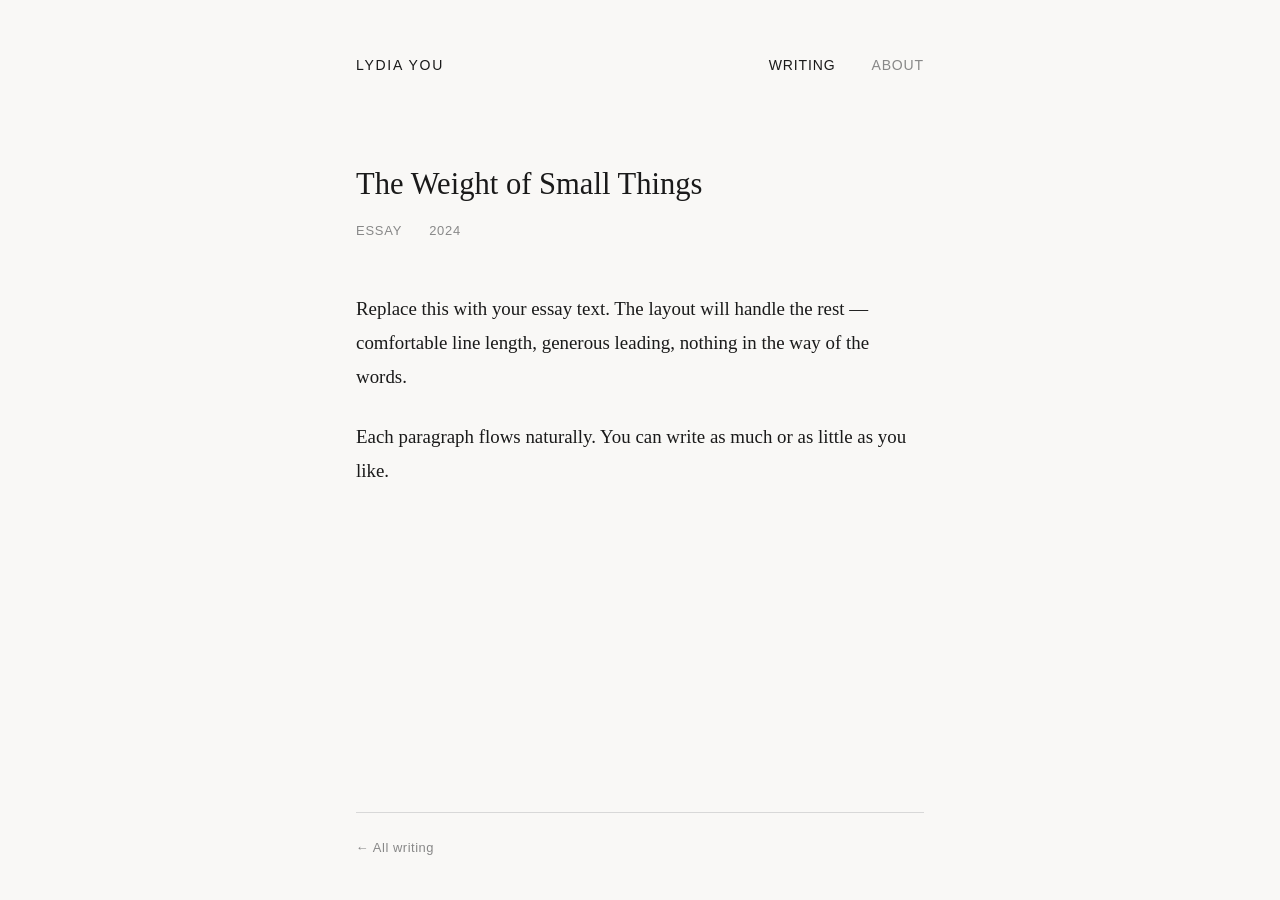
<file: writing/pieces/essay-one.html>
<!DOCTYPE html>
<html lang="en">
<head>
  <meta charset="UTF-8" />
  <meta name="viewport" content="width=device-width, initial-scale=1.0" />
  <title>The Weight of Small Things — Lydia You</title>
  <link rel="stylesheet" href="../style.css" />
</head>
<body>
  <div class="site-wrapper">
    <nav>
      <a class="nav-name" href="../index.html">Lydia You</a>
      <ul class="nav-links">
        <li><a href="../writing.html" class="active">Writing</a></li>
        <li><a href="../about.html">About</a></li>
      </ul>
    </nav>

    <main>
      <div class="piece-page-header">
        <h1>The Weight of Small Things</h1>
        <div class="piece-page-meta">
          <span>Essay</span>
          <span>2024</span>
        </div>
      </div>

      <div class="piece-page-body">
        <p>
          Replace this with your essay text. The layout will handle the rest —
          comfortable line length, generous leading, nothing in the way of the words.
        </p>
        <p>
          Each paragraph flows naturally. You can write as much or as little as you like.
        </p>
      </div>
    </main>
  </div>

  <footer>
    <div class="site-wrapper">
      <div class="footer-inner">
        <a href="../writing.html" style="color: inherit; text-decoration: none;">← All writing</a>
      </div>
    </div>
  </footer>
</body>
</html>
</file>
<file: writing/style.css>
/* Reset */
*, *::before, *::after {
  box-sizing: border-box;
  margin: 0;
  padding: 0;
}

/* Base */
:root {
  --ink: #1a1a1a;
  --muted: #888;
  --rule: #d8d8d8;
  --bg: #f9f8f6;
  --serif: 'Georgia', 'Times New Roman', serif;
  --sans: 'Helvetica Neue', 'Arial', sans-serif;
}

html {
  font-size: 18px;
  background: var(--bg);
  color: var(--ink);
}

body {
  font-family: var(--serif);
  min-height: 100vh;
  display: flex;
  flex-direction: column;
}

/* Layout */
.site-wrapper {
  max-width: 640px;
  margin: 0 auto;
  padding: 0 2rem;
  width: 100%;
  flex: 1;
}

/* Nav */
nav {
  padding: 3rem 0 0;
  margin-bottom: 5rem;
  display: flex;
  align-items: baseline;
  gap: 2.5rem;
}

.nav-name {
  font-family: var(--sans);
  font-size: 0.78rem;
  font-weight: 500;
  letter-spacing: 0.12em;
  text-transform: uppercase;
  text-decoration: none;
  color: var(--ink);
  margin-right: auto;
}

.nav-links {
  display: flex;
  gap: 2rem;
  list-style: none;
}

.nav-links a {
  font-family: var(--sans);
  font-size: 0.78rem;
  letter-spacing: 0.06em;
  text-transform: uppercase;
  text-decoration: none;
  color: var(--muted);
  transition: color 0.15s ease;
}

.nav-links a:hover,
.nav-links a.active {
  color: var(--ink);
}

/* Footer */
footer {
  padding: 4rem 0 2.5rem;
}

footer .site-wrapper {
  flex: none;
}

.footer-inner {
  border-top: 1px solid var(--rule);
  padding-top: 1.5rem;
  font-family: var(--sans);
  font-size: 0.72rem;
  letter-spacing: 0.04em;
  color: var(--muted);
}

/* --- Index page --- */
.index-body {
  display: flex;
  flex-direction: column;
  justify-content: center;
  min-height: 100vh;
}

.index-hero {
  padding-bottom: 6rem;
}

.index-hero h1 {
  font-family: var(--sans);
  font-size: 0.78rem;
  font-weight: 500;
  letter-spacing: 0.12em;
  text-transform: uppercase;
  margin-bottom: 2.5rem;
}

.index-hero .tagline-headline {
  font-size: 1.6rem;
  line-height: 1.35;
  font-weight: normal;
  font-style: italic;
  color: var(--ink);
  margin-bottom: 1.2rem;
  max-width: 480px;
}

.index-hero .tagline {
  font-size: 1rem;
  line-height: 1.75;
  font-weight: normal;
  font-style: italic;
  max-width: 480px;
  color: var(--ink);
}

.index-hero .tagline em {
  font-style: normal;
}

.index-hero .tagline a {
  color: inherit;
  text-decoration: underline;
  text-decoration-color: rgba(26, 26, 26, 0.3);
  text-underline-offset: 3px;
  transition: text-decoration-color 0.15s ease;
}

.index-hero .tagline a:hover {
  text-decoration-color: rgba(26, 26, 26, 0.8);
}

.index-nav {
  margin-top: 3.5rem;
  display: flex;
  flex-direction: column;
  gap: 0.6rem;
}

.index-nav a {
  font-family: var(--sans);
  font-size: 0.78rem;
  letter-spacing: 0.08em;
  text-transform: uppercase;
  text-decoration: none;
  color: var(--muted);
  display: inline-flex;
  align-items: center;
  gap: 0.6rem;
  transition: color 0.15s ease;
}

.index-nav a::before {
  content: '→';
  font-style: normal;
}

.index-nav a:hover {
  color: var(--ink);
}

/* --- Writing page --- */
.page-header {
  margin-bottom: 3.5rem;
}

.page-header h1 {
  font-family: var(--sans);
  font-size: 0.78rem;
  font-weight: 500;
  letter-spacing: 0.12em;
  text-transform: uppercase;
  color: var(--muted);
}

.writing-section {
  margin-bottom: 3.5rem;
}

.writing-section h2 {
  font-family: var(--sans);
  font-size: 0.68rem;
  font-weight: 500;
  letter-spacing: 0.14em;
  text-transform: uppercase;
  color: var(--muted);
  margin-bottom: 1.25rem;
  padding-bottom: 0.75rem;
  border-bottom: 1px solid var(--rule);
}

.piece-list {
  list-style: none;
  display: flex;
  flex-direction: column;
  gap: 0;
}

.piece-item {
  display: flex;
  align-items: baseline;
  justify-content: space-between;
  padding: 0.85rem 0;
  border-bottom: 1px solid var(--rule);
  gap: 1.5rem;
}

.piece-item:first-child {
  border-top: none;
}

.piece-link {
  text-decoration: none;
  color: var(--ink);
  font-size: 1rem;
  line-height: 1.3;
  transition: color 0.15s ease;
  flex: 1;
}

.piece-link:hover {
  color: var(--muted);
}

.piece-meta {
  font-family: var(--sans);
  font-size: 0.72rem;
  letter-spacing: 0.04em;
  color: var(--muted);
  white-space: nowrap;
  flex-shrink: 0;
}

.piece-pub {
  font-family: var(--sans);
  font-size: 0.72rem;
  letter-spacing: 0.04em;
  color: var(--muted);
  margin-top: 0.2rem;
  font-style: italic;
}

.piece-info {
  flex: 1;
  display: flex;
  flex-direction: column;
}

/* External link indicator */
.piece-link[target="_blank"]::after {
  content: '\2197';
  font-size: 0.65rem;
  margin-left: 0.3rem;
  vertical-align: super;
  opacity: 0.45;
}

/* --- About page --- */
.about-body-text {
  font-size: 1.05rem;
  line-height: 1.75;
  display: flex;
  flex-direction: column;
  gap: 1.4rem;
  max-width: 540px;
}

.about-body-text p {
  font-weight: normal;
}

.about-contact {
  margin-top: 3rem;
  padding-top: 2rem;
  border-top: 1px solid var(--rule);
  display: flex;
  flex-direction: column;
  gap: 0.5rem;
}

.about-contact a {
  font-family: var(--sans);
  font-size: 0.78rem;
  letter-spacing: 0.06em;
  text-transform: uppercase;
  color: var(--muted);
  text-decoration: none;
  transition: color 0.15s ease;
}

.about-contact a:hover {
  color: var(--ink);
}

/* --- Piece page --- */
.piece-page-header {
  margin-bottom: 3rem;
}

.piece-page-header h1 {
  font-size: 1.7rem;
  font-weight: normal;
  line-height: 1.3;
  margin-bottom: 1rem;
  max-width: 520px;
}

.piece-page-meta {
  font-family: var(--sans);
  font-size: 0.72rem;
  letter-spacing: 0.06em;
  text-transform: uppercase;
  color: var(--muted);
  display: flex;
  gap: 1.5rem;
}

.piece-page-body {
  font-size: 1.05rem;
  line-height: 1.8;
  max-width: 560px;
}

.piece-page-body p {
  margin-bottom: 1.4em;
}

.piece-page-body p:last-child {
  margin-bottom: 0;
}

/* Long titles may run past the text column on wide screens */
@media (min-width: 720px) {
  .piece-page-header h1.title-wide {
    max-width: none;
    white-space: nowrap;
  }
}

.piece-page-subtitle {
  font-style: italic;
  color: var(--muted);
  margin: -0.5rem 0 1rem;
  max-width: 520px;
}

.piece-prologue {
  max-width: 560px;
  font-size: 0.85rem;
  font-style: italic;
  line-height: 1.7;
  color: var(--muted);
  margin-bottom: 2.5rem;
}

.piece-prologue::after {
  content: "";
  display: block;
  width: 2.5rem;
  border-top: 1px solid var(--rule);
  margin-top: 2.5rem;
}

.piece-prologue a {
  color: inherit;
}

.piece-page-body h2 {
  font-family: var(--serif);
  font-size: 1.3rem;
  font-weight: bold;
  line-height: 1.35;
  margin: 2.8em 0 0.9em;
}

.piece-page-body .fn-ref {
  font-family: var(--sans);
  font-size: 0.6em;
  line-height: 0;
  margin-left: 0.1em;
}

.piece-page-body .fn-ref a,
.piece-notes a[href^="#"] {
  color: var(--muted);
  text-decoration: none;
}

.piece-notes {
  margin-top: 3.5rem;
  padding-top: 1.5rem;
  padding-left: 1.2rem;
  border-top: 1px solid var(--rule);
  max-width: 560px;
  font-size: 0.78rem;
  line-height: 1.6;
  color: var(--muted);
  overflow-wrap: anywhere;
}

.piece-notes li {
  margin-bottom: 0.6em;
}

.piece-notes a {
  color: inherit;
}

/* Responsive */
@media (max-width: 500px) {
  html { font-size: 16px; }
  nav { margin-bottom: 3.5rem; }
  .index-hero .tagline { font-size: 1.35rem; }
  .piece-item { flex-direction: column; gap: 0.2rem; align-items: flex-start; }
}
</file>
